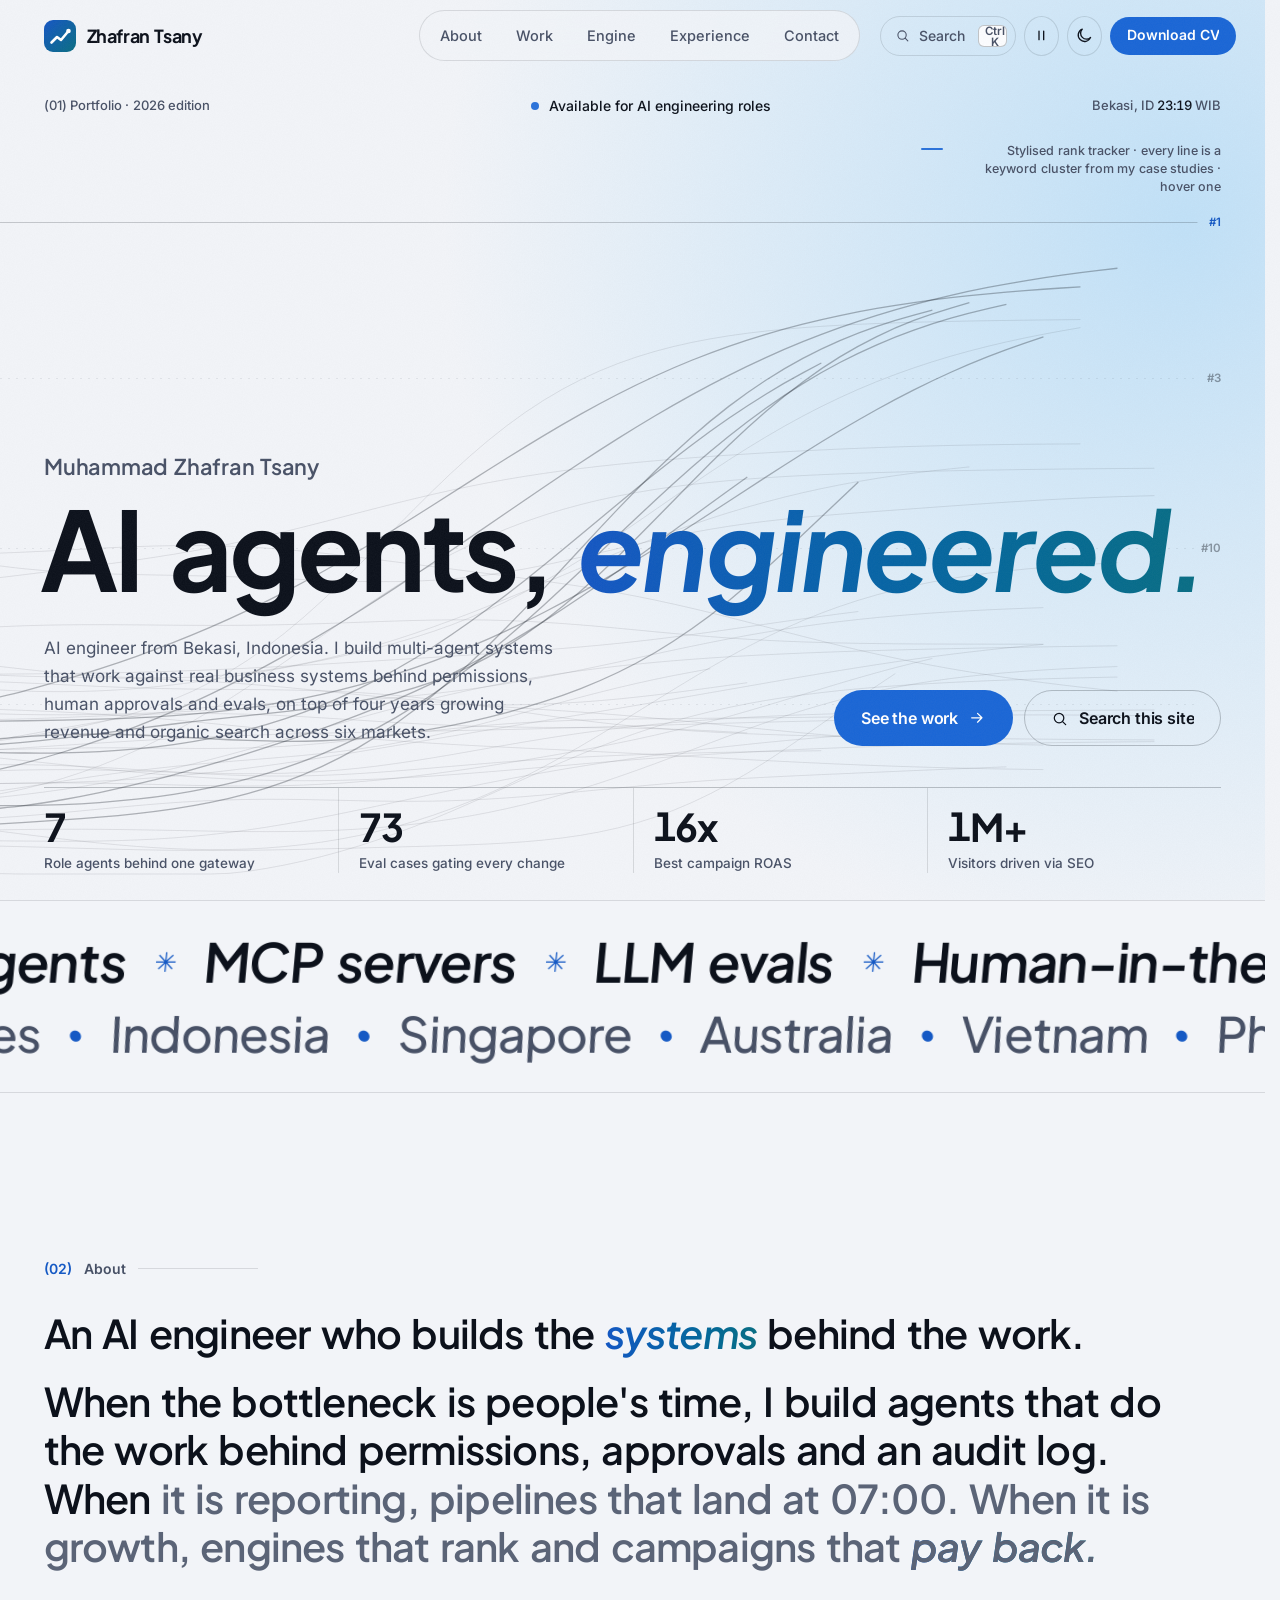
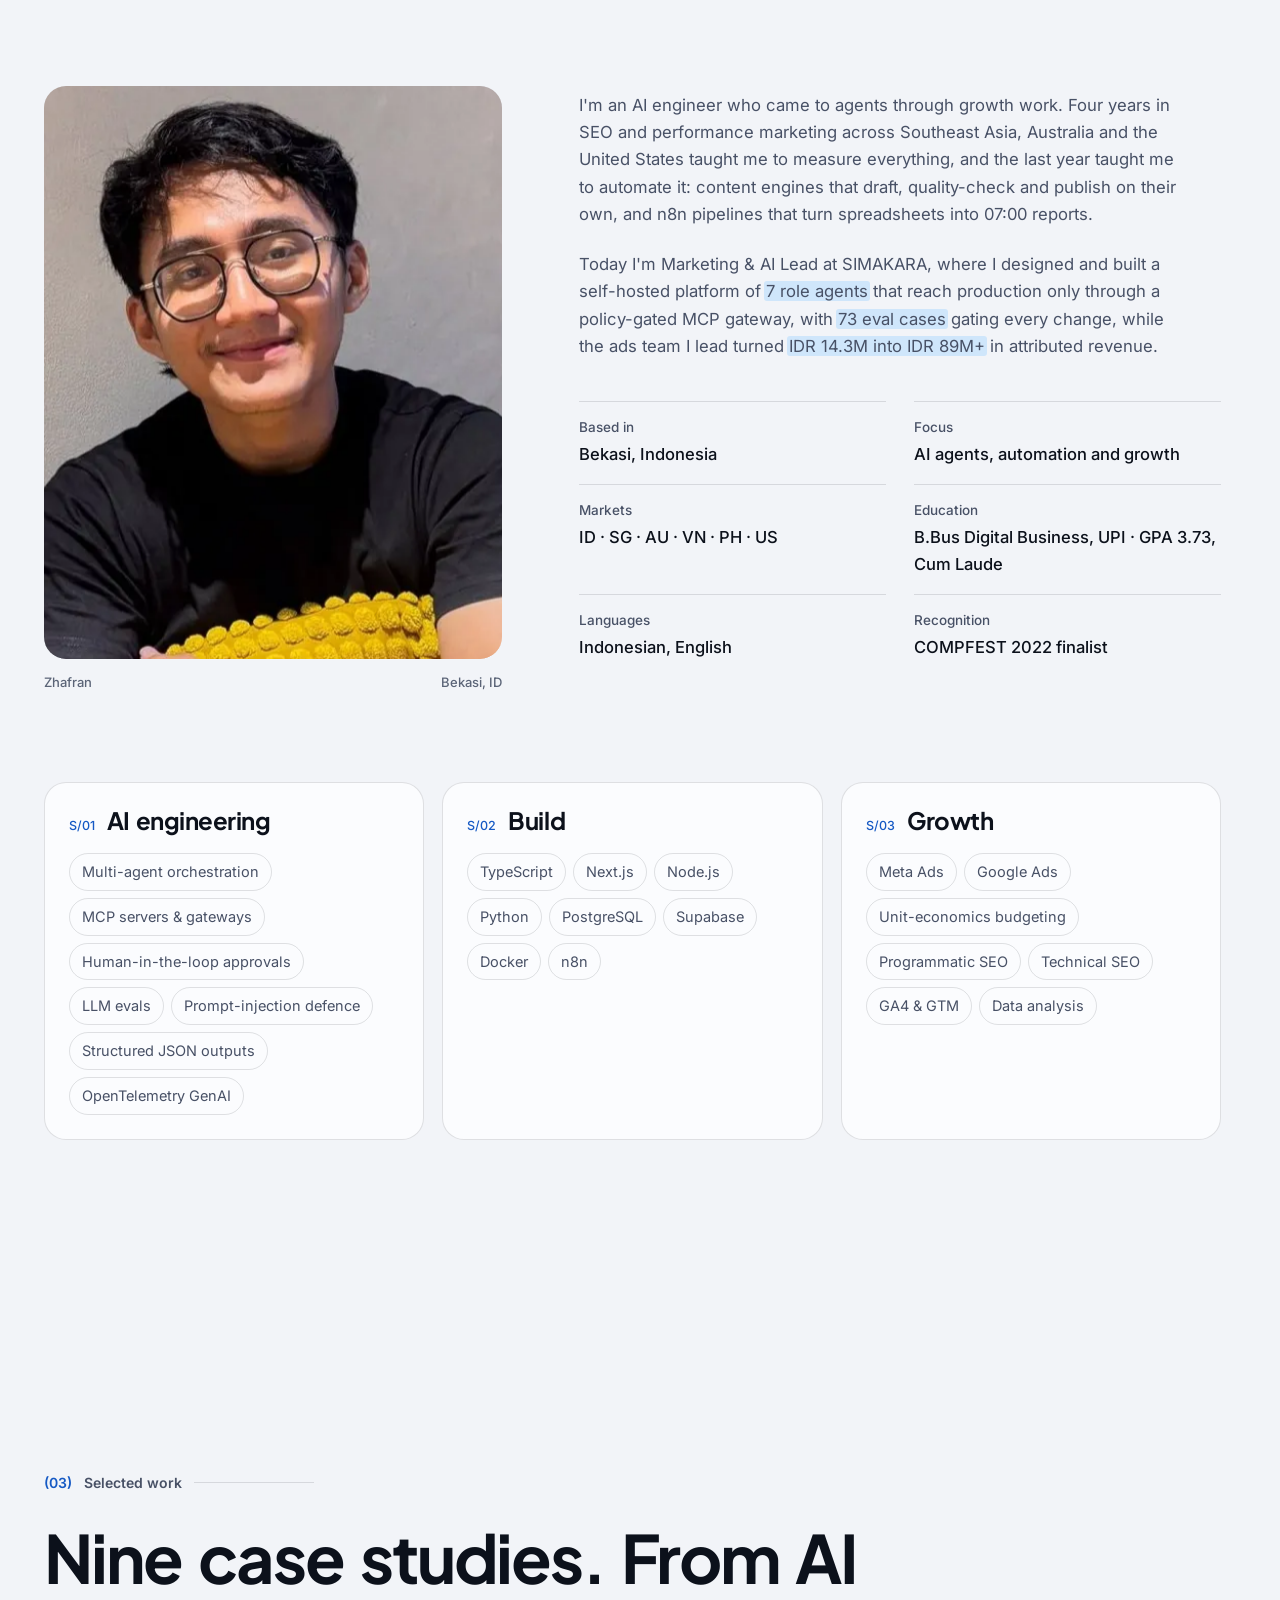
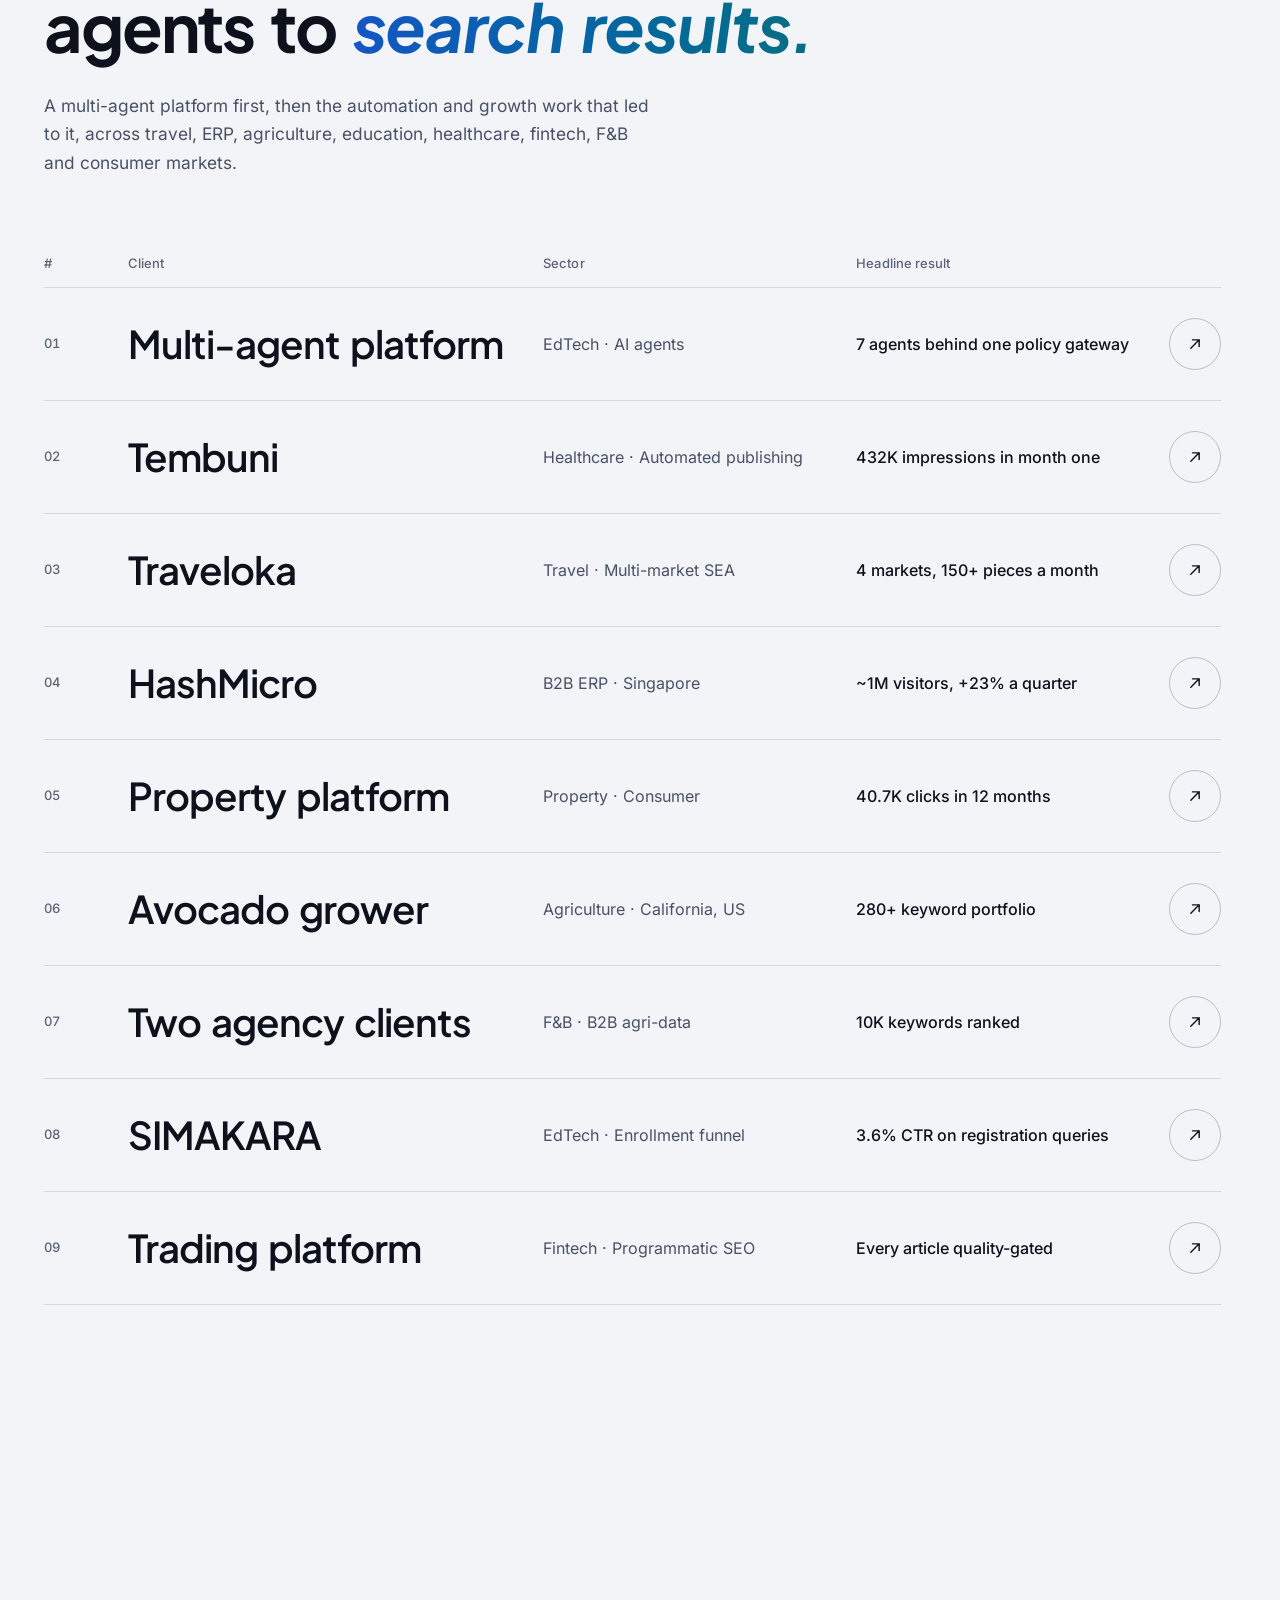
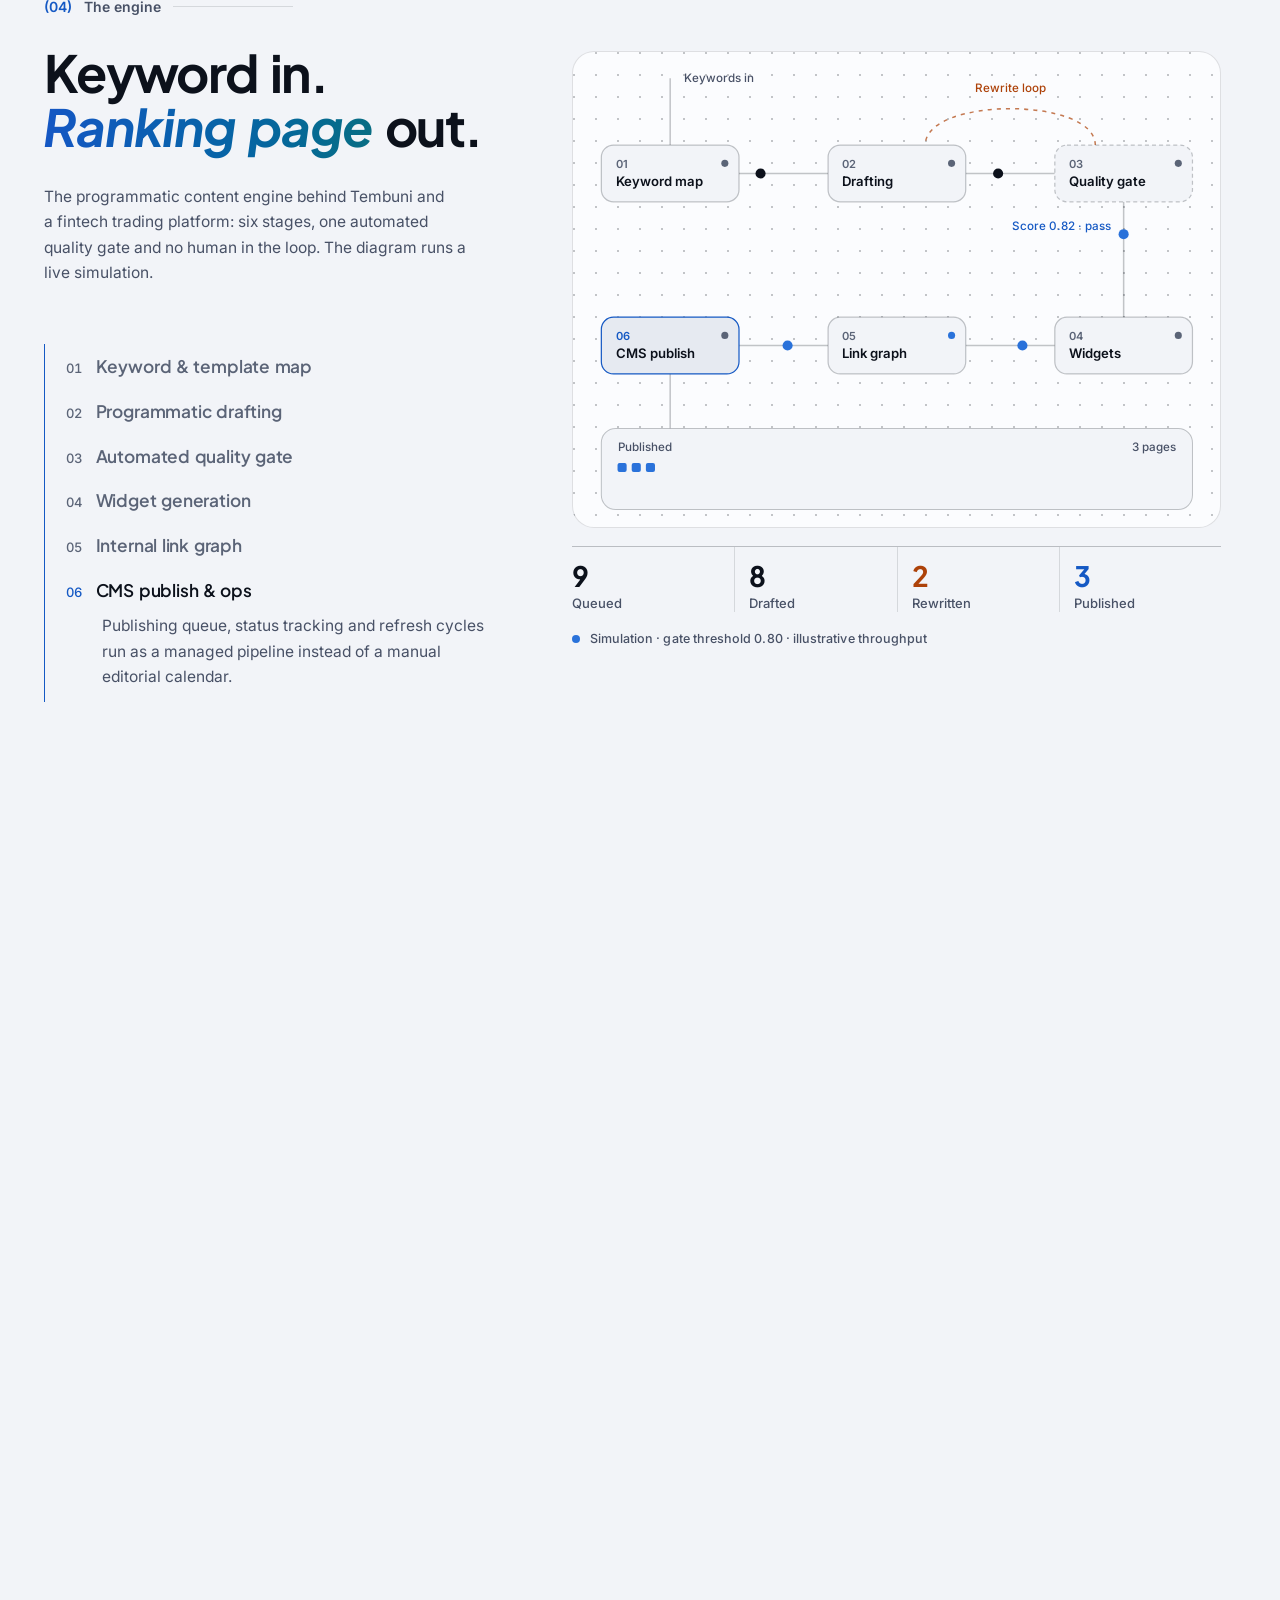
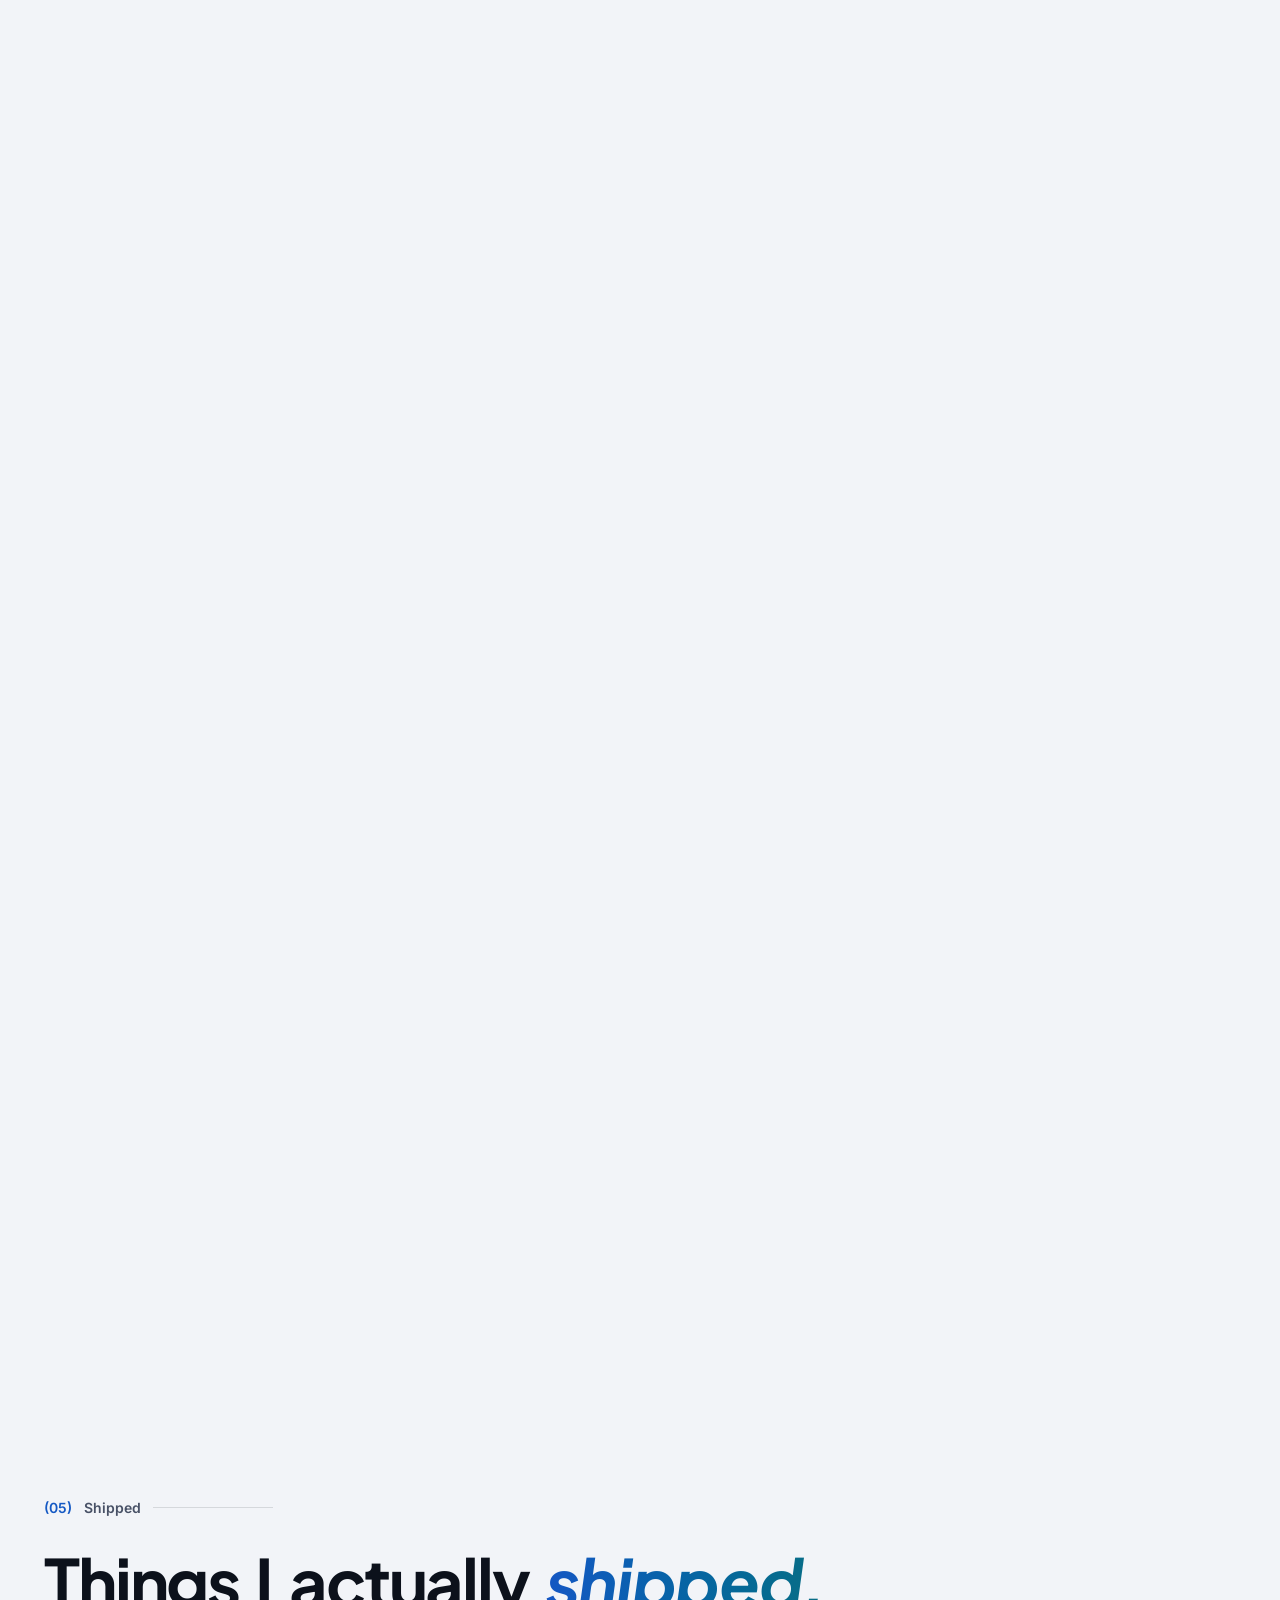
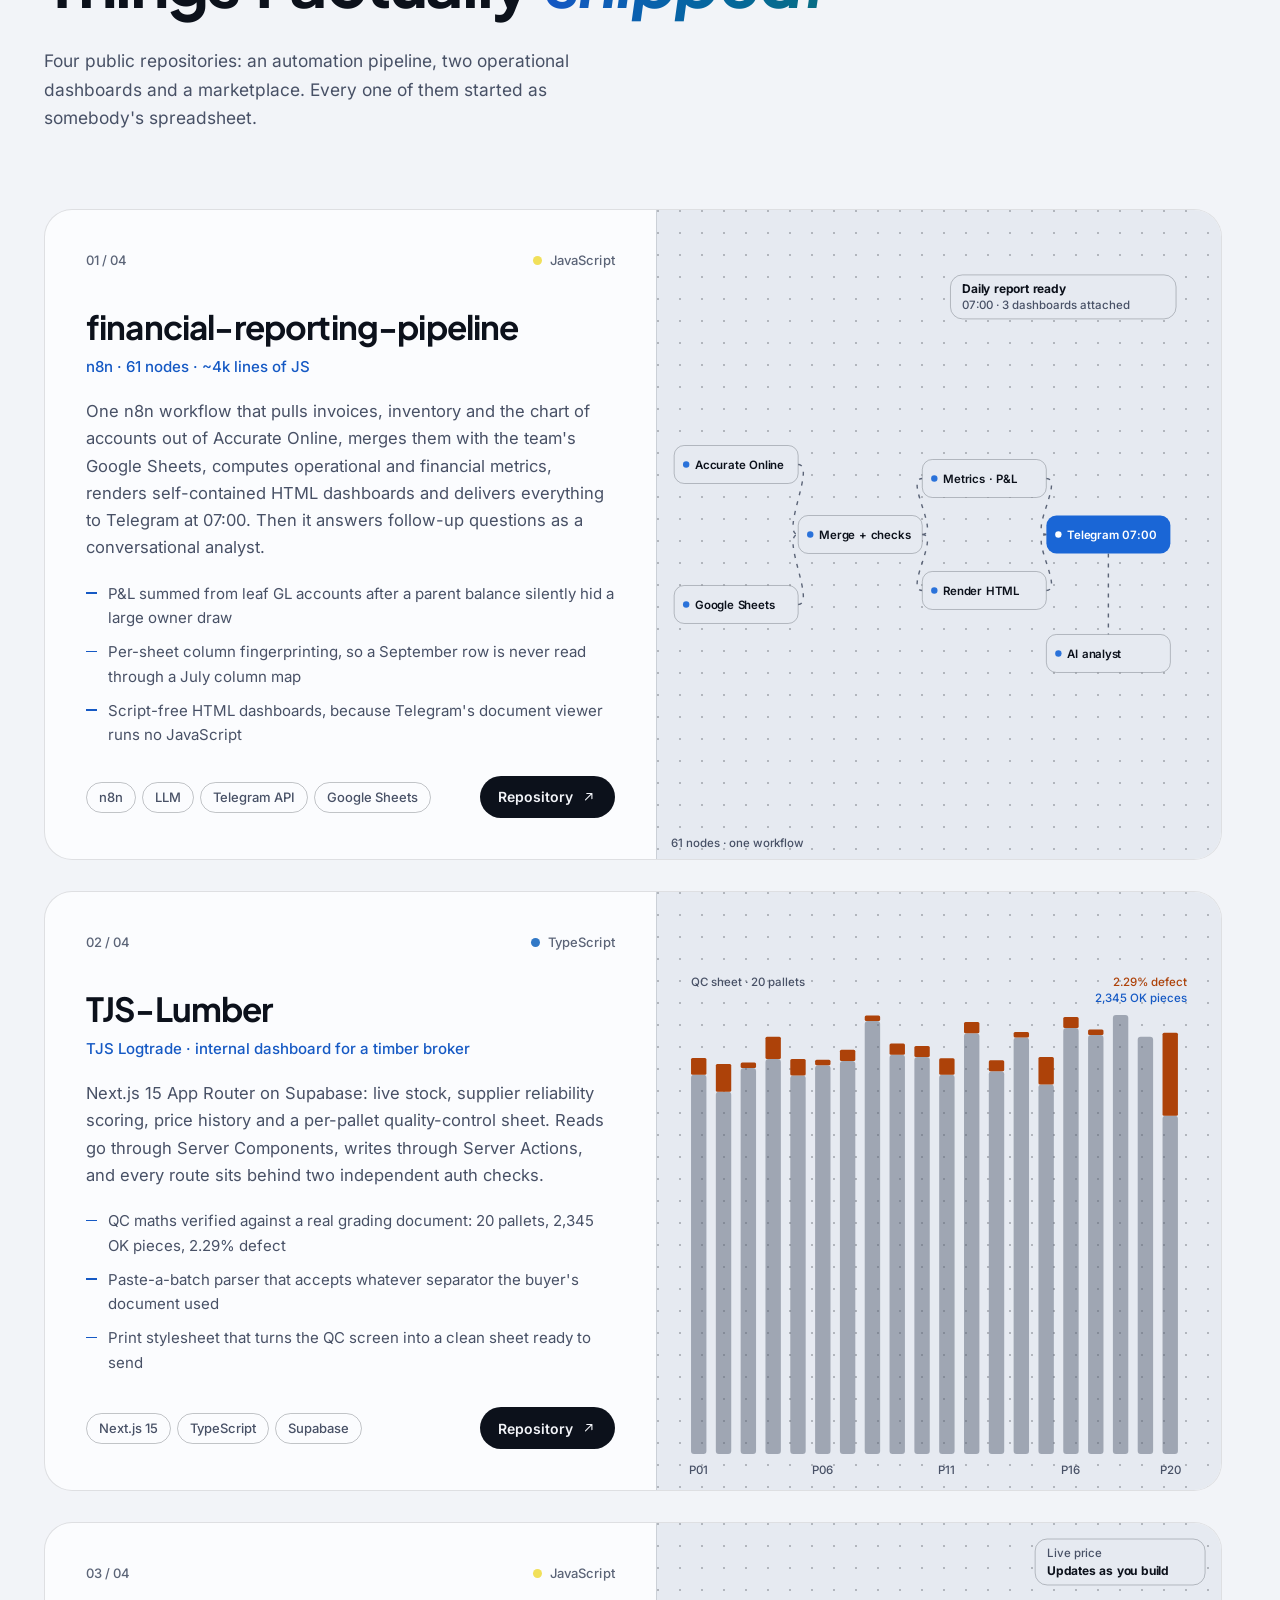
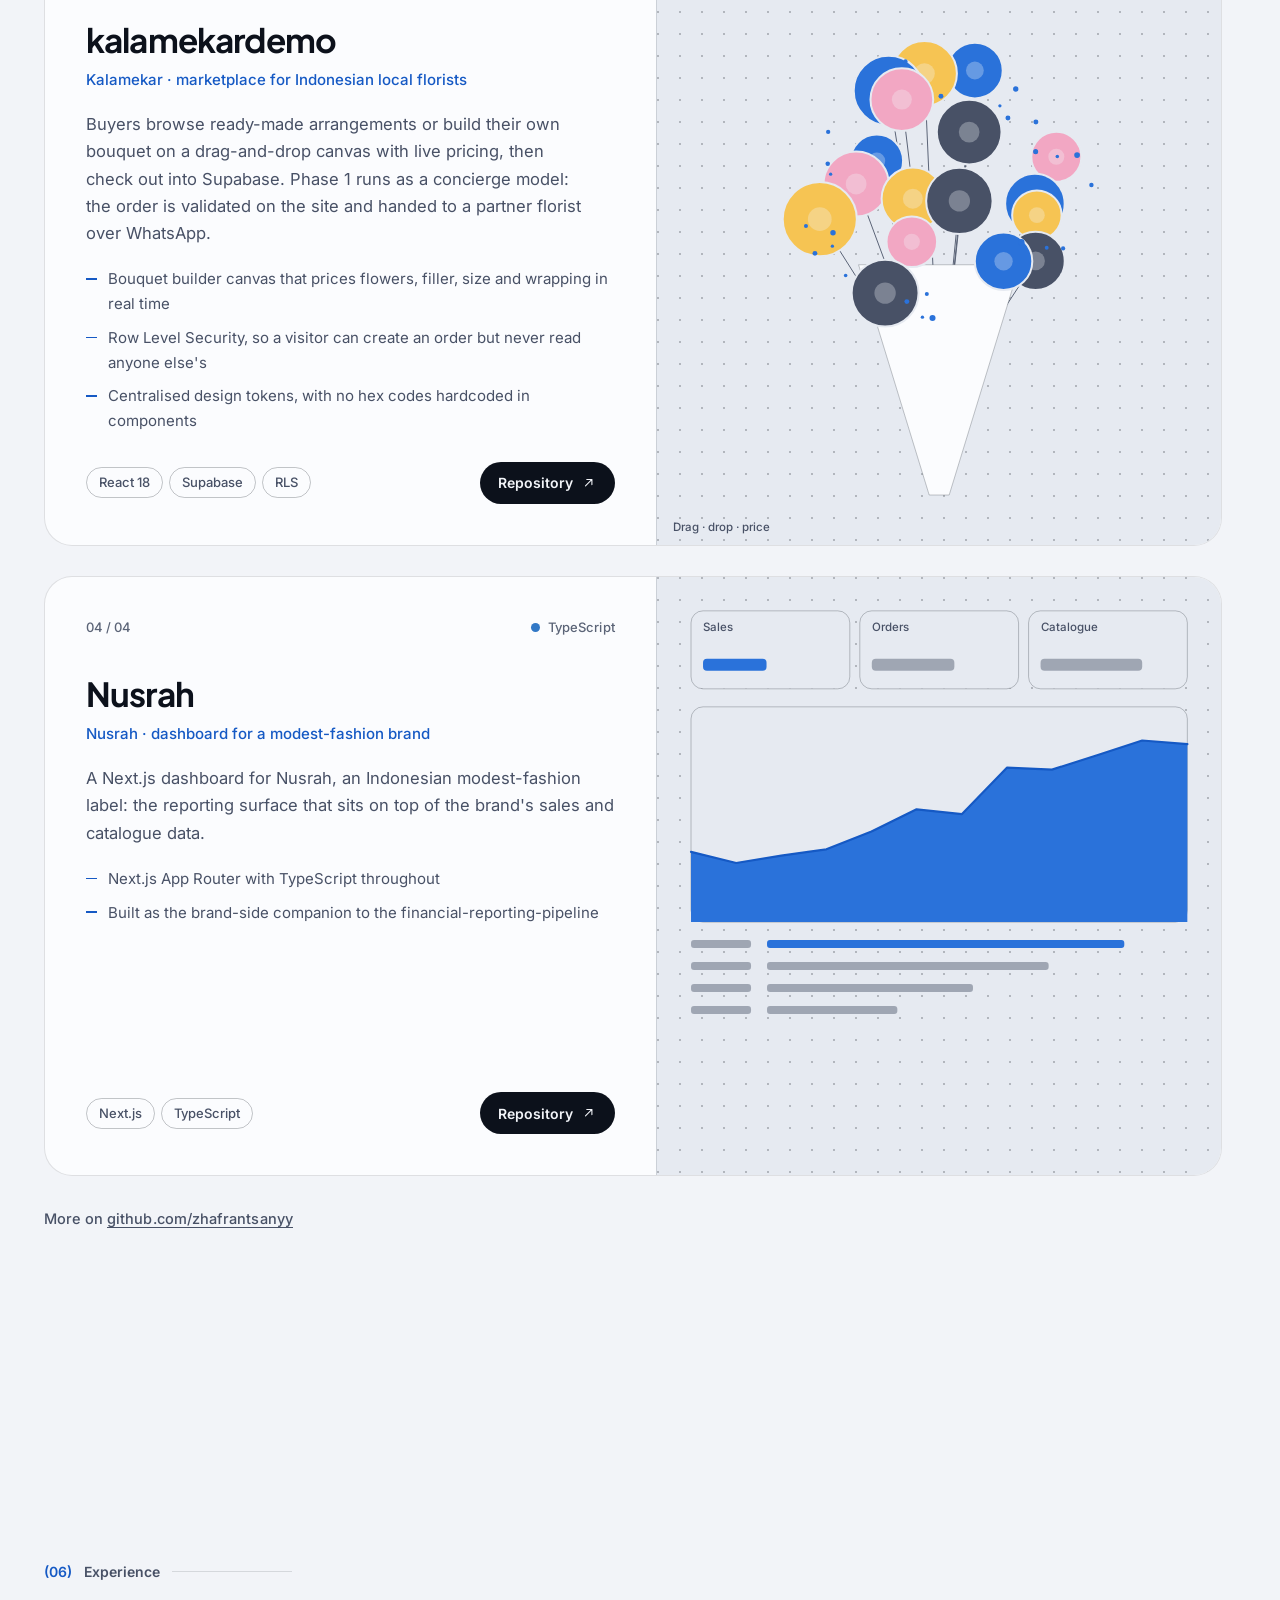
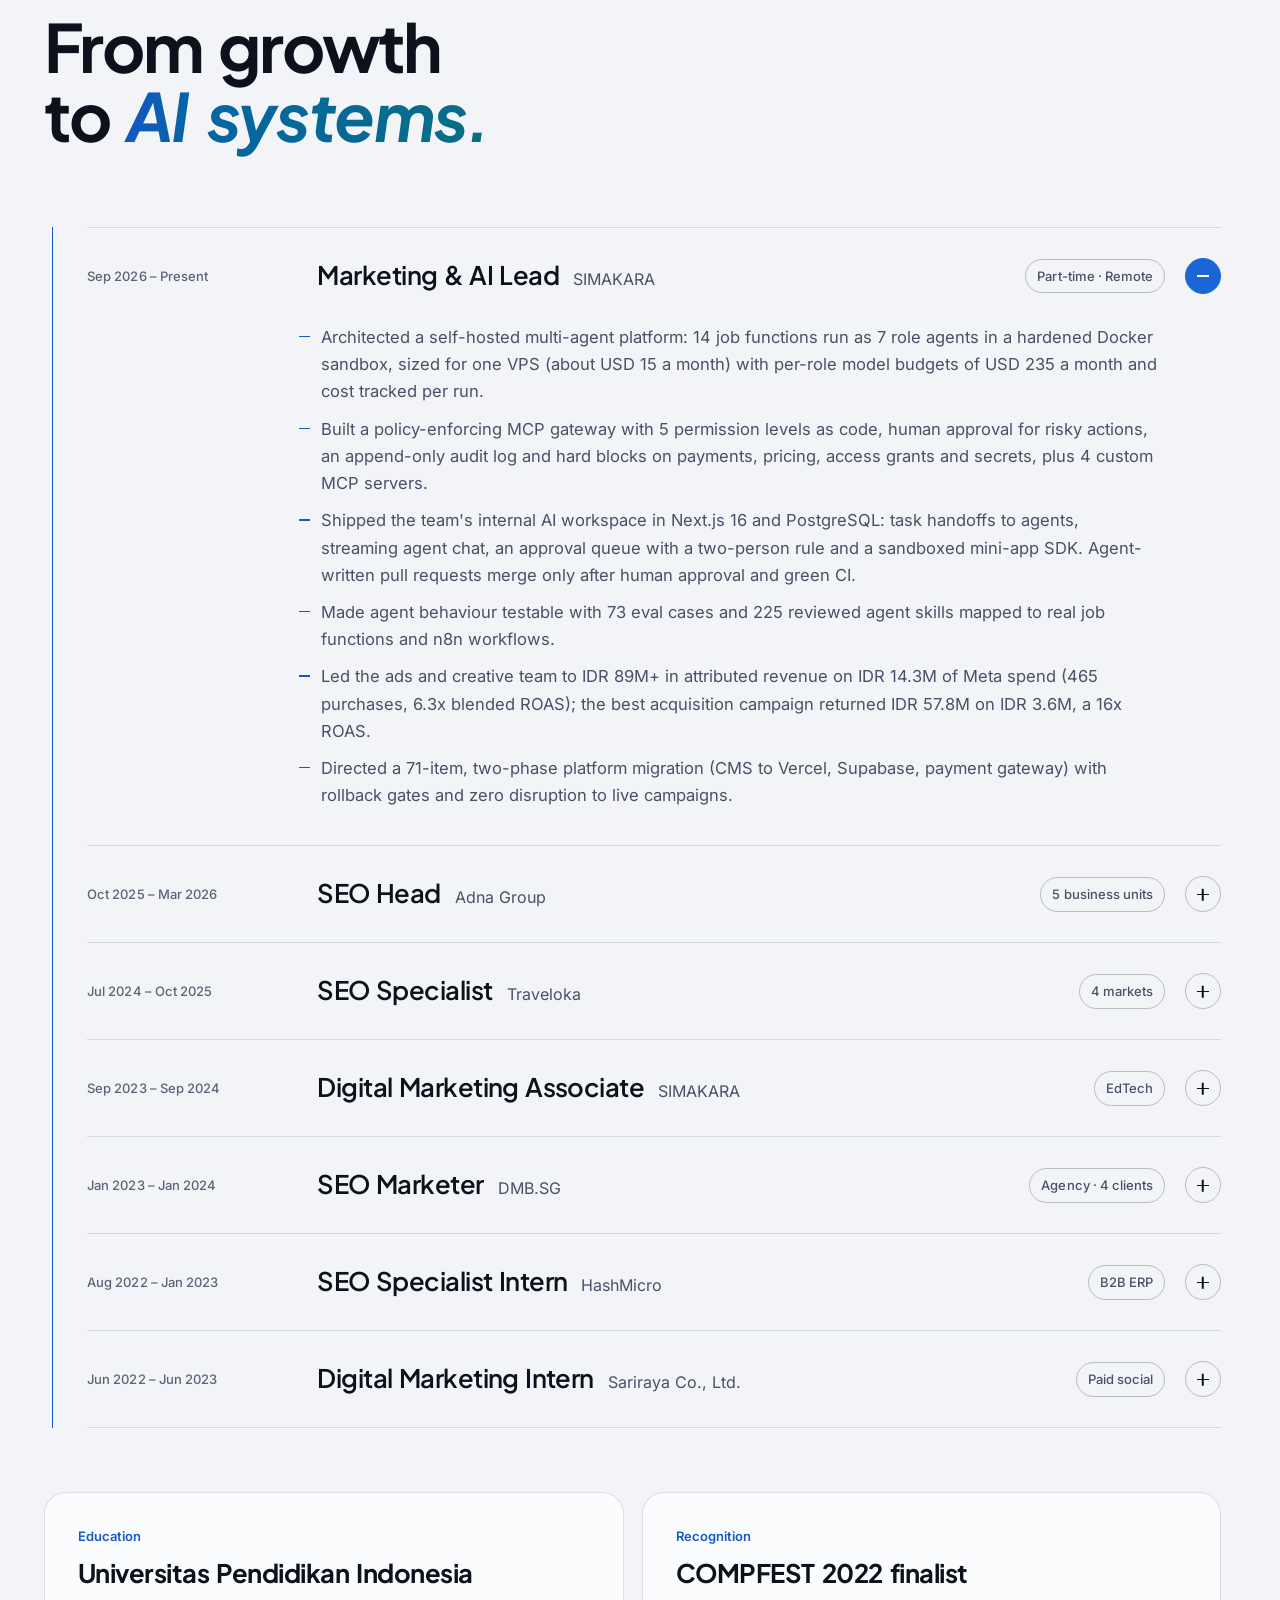
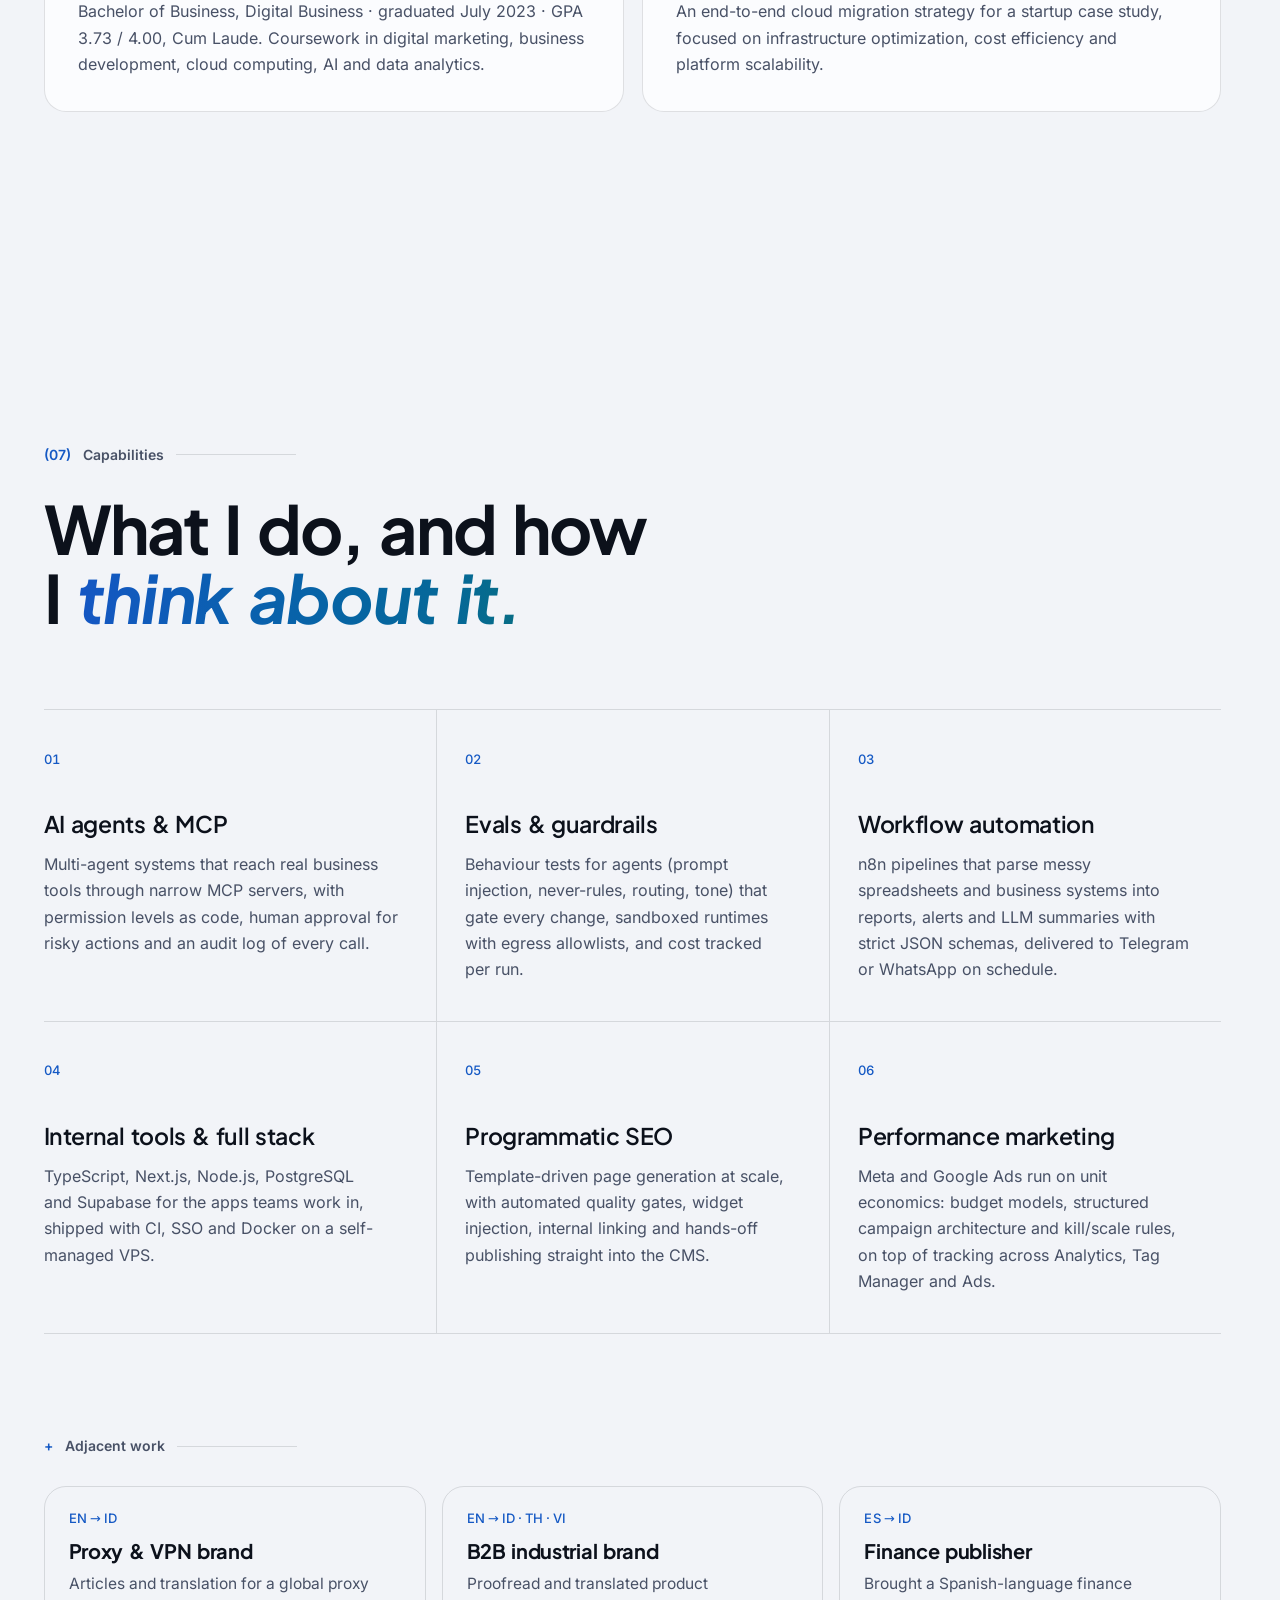
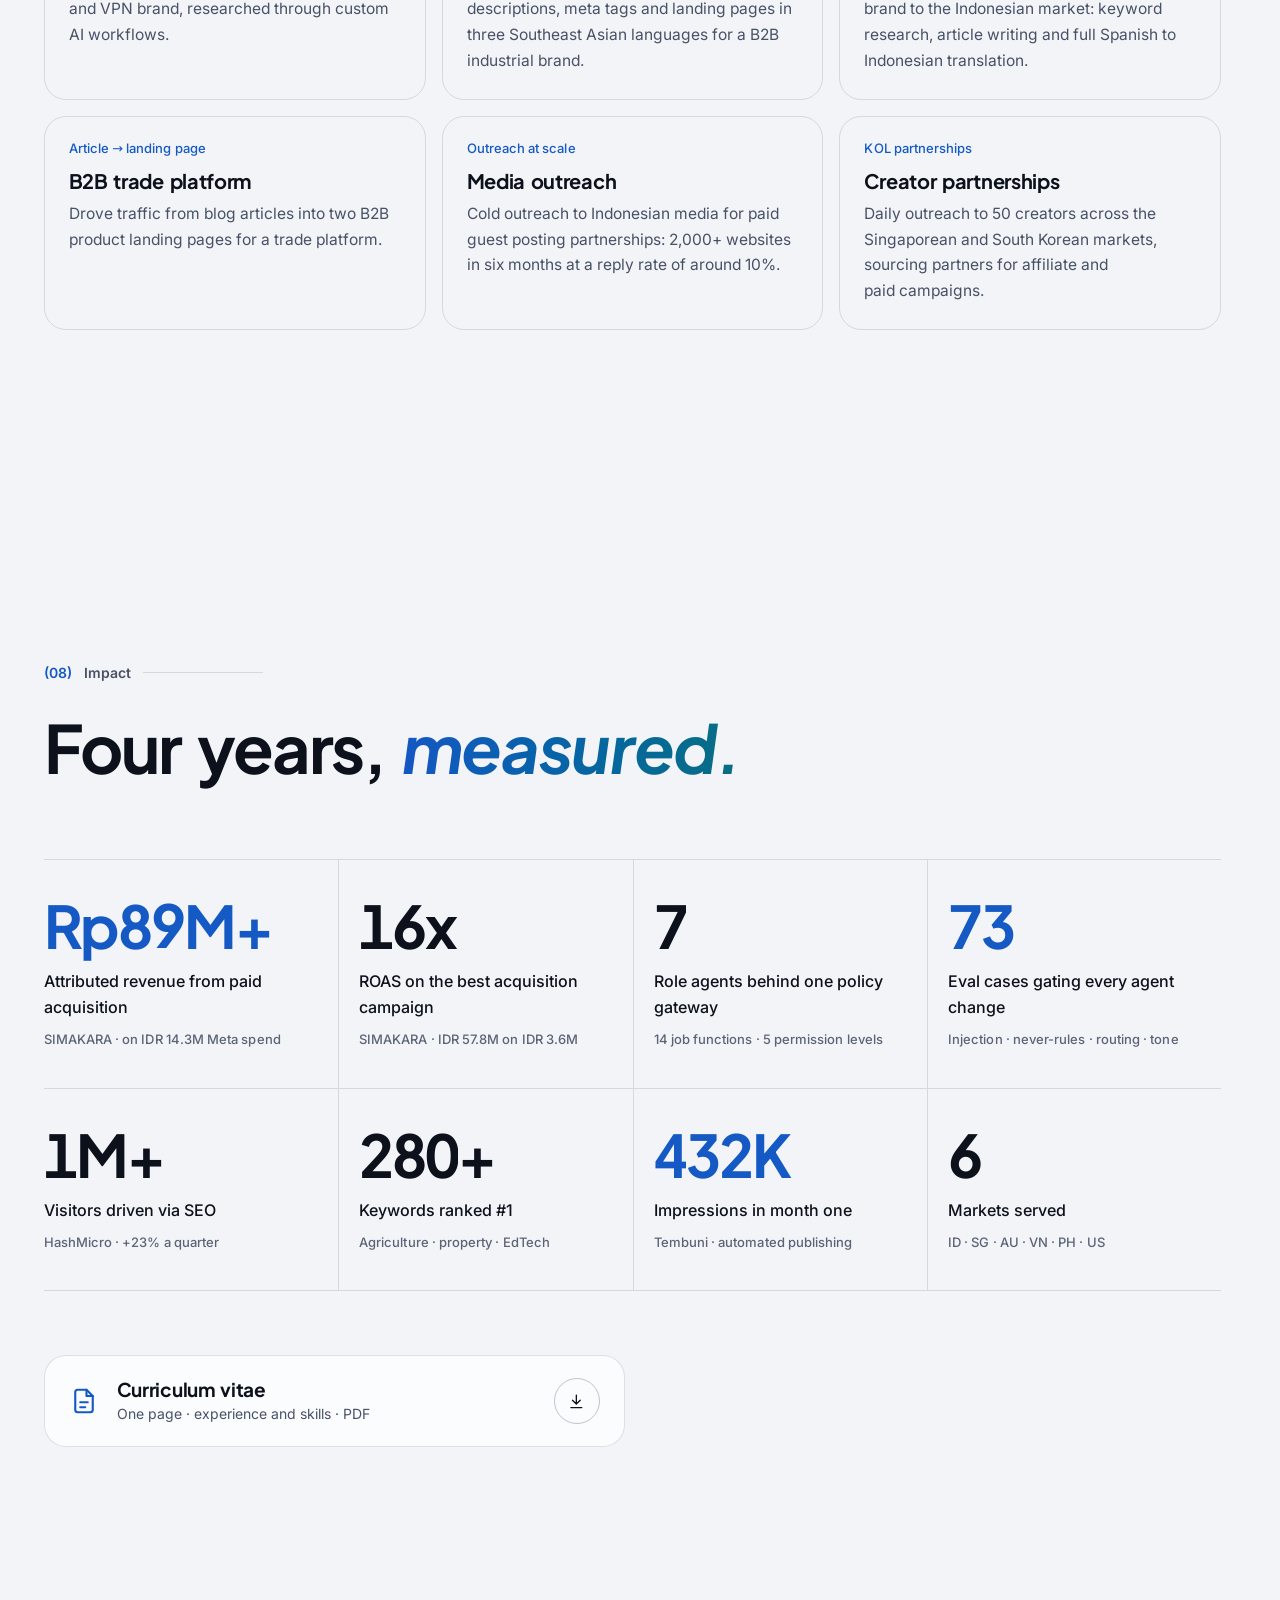
<file: index.html>
<!DOCTYPE html>
<html lang="en" class="no-js" data-theme="dark">
<head>
<meta charset="utf-8">
<meta name="viewport" content="width=device-width, initial-scale=1, viewport-fit=cover">
<title>Muhammad Zhafran Tsany · AI Engineer, Agentic Systems &amp; Automation</title>
<meta name="description" content="AI engineer from Bekasi, Indonesia. I build multi-agent systems behind policy, human approvals and evals, plus n8n pipelines and programmatic engines, on four years of growth work across Southeast Asia, Australia and the US.">
<meta name="author" content="Muhammad Zhafran Tsany">
<link rel="canonical" href="https://zhafrantsanyy.github.io/">
<meta property="og:type" content="profile">
<meta property="og:site_name" content="Muhammad Zhafran Tsany">
<meta property="og:title" content="Muhammad Zhafran Tsany · AI Engineer, Agentic Systems &amp; Automation">
<meta property="og:description" content="AI agents, engineered. A multi-agent platform behind a policy gateway, nine case studies, a live content-engine simulation and the tools I have shipped.">
<meta property="og:url" content="https://zhafrantsanyy.github.io/">
<meta property="og:image" content="https://zhafrantsanyy.github.io/assets/img/og.jpg">
<meta property="og:image:width" content="1200">
<meta property="og:image:height" content="630">
<meta property="og:image:alt" content="Muhammad Zhafran Tsany: AI agents, engineered.">
<meta property="profile:first_name" content="Muhammad Zhafran">
<meta property="profile:last_name" content="Tsany">
<meta name="twitter:card" content="summary_large_image">
<meta name="twitter:title" content="Muhammad Zhafran Tsany · AI Engineer, Agentic Systems &amp; Automation">
<meta name="twitter:description" content="AI agents, engineered. A multi-agent platform behind a policy gateway, nine case studies, a live content-engine simulation and the tools I have shipped.">
<meta name="twitter:image" content="https://zhafrantsanyy.github.io/assets/img/og.jpg">
<meta name="color-scheme" content="dark light">
<meta name="theme-color" content="#0A0C12">
<link rel="icon" href="assets/img/favicon.svg" type="image/svg+xml">
<link rel="apple-touch-icon" href="assets/img/apple-touch-icon.png">
<link rel="manifest" href="site.webmanifest">
<link rel="me" href="https://github.com/zhafrantsanyy">
<link rel="me" href="https://www.linkedin.com/in/zhafran-tsany">
<link rel="preload" href="assets/fonts/plus-jakarta-sans-latin-wght-normal.woff2" as="font" type="font/woff2" crossorigin>
<link rel="preload" href="assets/fonts/plus-jakarta-sans-latin-wght-italic.woff2" as="font" type="font/woff2" crossorigin>
<link rel="preload" href="assets/fonts/inter-latin-wght-normal.woff2" as="font" type="font/woff2" crossorigin>
<link rel="stylesheet" href="assets/css/style.css">
<script>
/* Runs before first paint: theme, motion preference and the js flag. */
(function () {
  var d = document.documentElement, t = null, m = null;
  d.classList.remove('no-js'); d.classList.add('js');
  try { t = localStorage.getItem('zt-theme'); m = localStorage.getItem('zt-motion'); } catch (e) {}
  if (t !== 'light' && t !== 'dark') t = window.matchMedia('(prefers-color-scheme: light)').matches ? 'light' : 'dark';
  d.setAttribute('data-theme', t);
  if (m === 'off') d.setAttribute('data-motion', 'off');
  if (m === 'off' || window.matchMedia('(prefers-reduced-motion: reduce)').matches) d.classList.add('rm');
  document.querySelector('meta[name="theme-color"]').setAttribute('content', t === 'light' ? '#F2F4F8' : '#0A0C12');
  /* If the main script never runs, show everything rather than a half-animated page. */
  setTimeout(function () { if (!window.__zt) d.classList.remove('js'); }, 4000);
})();
</script>
<script type="application/ld+json">
{
  "@context": "https://schema.org",
  "@graph": [
    {
      "@type": "ProfilePage",
      "@id": "https://zhafrantsanyy.github.io/#page",
      "url": "https://zhafrantsanyy.github.io/",
      "name": "Muhammad Zhafran Tsany · AI Engineer, Agentic Systems & Automation",
      "dateModified": "2026-11-24",
      "inLanguage": "en",
      "mainEntity": { "@id": "https://zhafrantsanyy.github.io/#person" }
    },
    {
      "@type": "Person",
      "@id": "https://zhafrantsanyy.github.io/#person",
      "name": "Muhammad Zhafran Tsany",
      "alternateName": "Zhafran",
      "jobTitle": "AI Engineer",
      "description": "AI engineer who builds agentic systems and workflow automation, with four years of growth work across Southeast Asia, Australia and the United States.",
      "email": "mailto:zhafrantsanyy@gmail.com",
      "url": "https://zhafrantsanyy.github.io/",
      "image": "https://zhafrantsanyy.github.io/assets/img/zhafran-square.jpg",
      "address": { "@type": "PostalAddress", "addressLocality": "Bekasi", "addressCountry": "ID" },
      "alumniOf": { "@type": "CollegeOrUniversity", "name": "Universitas Pendidikan Indonesia" },
      "knowsLanguage": ["id", "en"],
      "knowsAbout": ["AI Agents", "Multi-Agent Systems", "Model Context Protocol", "LLM Evaluation", "Workflow Automation", "n8n", "TypeScript", "Next.js", "Supabase", "Programmatic SEO", "Performance Marketing"],
      "sameAs": ["https://github.com/zhafrantsanyy", "https://www.linkedin.com/in/zhafran-tsany"]
    }
  ]
}
</script>
</head>
<body>

<svg class="sprite" aria-hidden="true" focusable="false">
  <defs><linearGradient id="g-acc" x1="0" y1="0" x2="1" y2="1"><stop offset="0" class="g-acc-1"/><stop offset="1" class="g-acc-2"/></linearGradient></defs>
  <symbol id="i-arrow" viewBox="0 0 24 24"><path d="M5 12h14M13 6l6 6-6 6"/></symbol>
  <symbol id="i-out" viewBox="0 0 24 24"><path d="M7 17 17 7M9 7h8v8"/></symbol>
  <symbol id="i-left" viewBox="0 0 24 24"><path d="M19 12H5M11 6l-6 6 6 6"/></symbol>
  <symbol id="i-up" viewBox="0 0 24 24"><path d="M12 19V5M6 11l6-6 6 6"/></symbol>
  <symbol id="i-down" viewBox="0 0 24 24"><path d="M12 4v11M7 10.5l5 5 5-5M5 20h14"/></symbol>
  <symbol id="i-search" viewBox="0 0 24 24"><circle cx="11" cy="11" r="6.5"/><path d="m20 20-4.2-4.2"/></symbol>
  <symbol id="i-sun" viewBox="0 0 24 24"><circle cx="12" cy="12" r="4.2"/><path d="M12 2.5v2M12 19.5v2M4.6 4.6 6 6M18 18l1.4 1.4M2.5 12h2M19.5 12h2M4.6 19.4 6 18M18 6l1.4-1.4"/></symbol>
  <symbol id="i-moon" viewBox="0 0 24 24"><path d="M20 14.6A8.2 8.2 0 1 1 9.4 4a6.6 6.6 0 0 0 10.6 10.6Z"/></symbol>
  <symbol id="i-pause" viewBox="0 0 24 24"><path d="M9 6.5v11M15 6.5v11"/></symbol>
  <symbol id="i-play" viewBox="0 0 24 24"><path d="M8.5 6.2v11.6L18 12z"/></symbol>
  <symbol id="i-close" viewBox="0 0 24 24"><path d="M6.5 6.5l11 11M17.5 6.5l-11 11"/></symbol>
  <symbol id="i-copy" viewBox="0 0 24 24"><rect x="8.5" y="8.5" width="11" height="11" rx="2.2"/><path d="M15.5 8.5V6.7a2.2 2.2 0 0 0-2.2-2.2H6.7a2.2 2.2 0 0 0-2.2 2.2v6.6a2.2 2.2 0 0 0 2.2 2.2h1.8"/></symbol>
  <symbol id="i-mail" viewBox="0 0 24 24"><rect x="3" y="5" width="18" height="14" rx="2.5"/><path d="m3.5 7.5 8.5 6 8.5-6"/></symbol>
  <symbol id="i-wa" viewBox="0 0 24 24"><path d="M6.6 10.8a15 15 0 0 0 6.6 6.6l2.2-2.2 4.6 1.2V20a1 1 0 0 1-1 1A17 17 0 0 1 3 4a1 1 0 0 1 1-1h3.6l1.2 4.6-2.2 2.2Z"/></symbol>
  <symbol id="i-in" viewBox="0 0 24 24"><rect x="3" y="3" width="18" height="18" rx="3.5"/><path d="M8 10.5V17M8 7.2v.01M12 17v-3.8a2.2 2.2 0 0 1 4.4 0V17M12 10.5V17"/></symbol>
  <symbol id="i-gh" viewBox="0 0 24 24"><path d="M9 19c-4 1.4-4-2.2-6-2.8m12 5v-3.4a3 3 0 0 0-.9-2.3c2.9-.3 6-1.4 6-6.4a4.7 4.7 0 0 0-1.3-3.2 4.3 4.3 0 0 0-.1-3.3s-1.1-.3-3.5 1.3a12 12 0 0 0-6.4 0C6.4 2.3 5.3 2.6 5.3 2.6a4.3 4.3 0 0 0-.1 3.3A4.7 4.7 0 0 0 3.9 9.1c0 5 3.1 6.1 6 6.4a3 3 0 0 0-.9 2.3V21"/></symbol>
  <symbol id="i-file" viewBox="0 0 24 24"><path d="M14 3H7a2 2 0 0 0-2 2v14a2 2 0 0 0 2 2h10a2 2 0 0 0 2-2V8z"/><path d="M14 3v5h5M9 13h6M9 17h4"/></symbol>
</svg>

<a class="skip" href="#main">Skip to content</a>
<div class="progress" aria-hidden="true"><span id="progress"></span></div>

<!-- ============================ HEADER ============================ -->
<header class="hdr" id="hdr">
  <div class="hdr-in">
    <a class="logo" href="#top" aria-label="Zhafran Tsany, back to top">
      <svg class="logo-mark" viewBox="0 0 32 32" aria-hidden="true"><rect width="32" height="32" rx="9"/><path d="M7.5 22.5 13 17l4 3 7.5-9"/><circle cx="24.5" cy="11" r="2.3"/></svg>
      <span class="logo-word">Zhafran Tsany</span>
    </a>

    <nav class="nav" aria-label="Primary">
      <ul>
        <li><a href="#about" data-nav>About</a></li>
        <li><a href="#work" data-nav>Work</a></li>
        <li><a href="#engine" data-nav>Engine</a></li>
        <li><a href="#experience" data-nav>Experience</a></li>
        <li><a href="#contact" data-nav>Contact</a></li>
      </ul>
    </nav>

    <div class="hdr-tools">
      <button class="search-btn" type="button" data-palette aria-label="Search this site" aria-keyshortcuts="Control+K Meta+K">
        <svg class="i"><use href="#i-search"/></svg><span class="search-txt">Search</span><kbd class="kbd" data-kbd>Ctrl K</kbd>
      </button>
      <button class="tool" type="button" data-motion-toggle aria-pressed="false" aria-label="Pause animations" title="Pause animations">
        <svg class="i i-pause"><use href="#i-pause"/></svg><svg class="i i-play"><use href="#i-play"/></svg>
      </button>
      <button class="tool" type="button" data-theme-toggle aria-label="Switch colour theme" title="Switch colour theme">
        <svg class="i i-sun"><use href="#i-sun"/></svg><svg class="i i-moon"><use href="#i-moon"/></svg>
      </button>
      <a class="btn btn-sm btn-solid hdr-cv" href="assets/docs/Muhammad-Zhafran-Tsany-CV.pdf" download><span class="roll" data-roll>Download CV</span></a>
      <button class="menu-btn" type="button" id="menuBtn" aria-expanded="false" aria-controls="menu" aria-label="Open menu"><span></span><span></span></button>
    </div>
  </div>
</header>

<!-- Mobile menu -->
<div class="menu" id="menu" hidden>
  <nav class="menu-nav" aria-label="Mobile">
    <ol>
      <li><a href="#about"><span>02</span>About</a></li>
      <li><a href="#work"><span>03</span>Work</a></li>
      <li><a href="#engine"><span>04</span>Engine</a></li>
      <li><a href="#shipped"><span>05</span>Shipped</a></li>
      <li><a href="#experience"><span>06</span>Experience</a></li>
      <li><a href="#contact"><span>09</span>Contact</a></li>
    </ol>
  </nav>
  <div class="menu-foot">
    <div class="menu-tools">
      <button class="tool" type="button" data-palette><svg class="i"><use href="#i-search"/></svg><span>Search</span></button>
      <button class="tool" type="button" data-theme-toggle><svg class="i i-sun"><use href="#i-sun"/></svg><svg class="i i-moon"><use href="#i-moon"/></svg><span>Theme</span></button>
      <button class="tool" type="button" data-motion-toggle aria-pressed="false"><svg class="i i-pause"><use href="#i-pause"/></svg><svg class="i i-play"><use href="#i-play"/></svg><span>Motion</span></button>
    </div>
    <a class="btn btn-solid" href="assets/docs/Muhammad-Zhafran-Tsany-CV.pdf" download>Download CV <svg class="i"><use href="#i-down"/></svg></a>
    <p class="meta">zhafrantsanyy@gmail.com</p>
  </div>
</div>

<main id="main">

<!-- ============================ HERO ============================ -->
<section class="hero" id="top" aria-labelledby="heroTitle">
  <canvas class="hero-canvas" id="rankCanvas" aria-hidden="true"></canvas>
  <div class="rank-tip" id="rankTip" aria-hidden="true"></div>

  <div class="wrap hero-in">
    <div class="hero-meta" data-intro="1">
      <span class="meta">(01) Portfolio · 2026 edition</span>
      <span class="status"><i class="pulse"></i>Available for AI engineering roles</span>
      <span class="meta hero-clock">Bekasi, ID <time data-clock>07:00</time> WIB</span>
    </div>

    <h1 class="hero-title" id="heroTitle">
      <span class="hero-name" data-split>Muhammad Zhafran Tsany</span><span class="sr">: </span>
      <span class="hero-tag" data-split>AI agents, <em>engineered.</em></span>
    </h1>

    <div class="hero-row">
      <p class="hero-lead" data-intro="2">AI engineer from Bekasi, Indonesia. I build multi-agent systems that work against real business systems behind permissions, human approvals and evals, on top of four years growing revenue and organic search across six markets.</p>
      <div class="hero-cta" data-intro="3">
        <a class="btn btn-solid btn-lg" href="#work" data-magnetic><span class="roll" data-roll>See the work</span><svg class="i"><use href="#i-arrow"/></svg></a>
        <button class="btn btn-line btn-lg" type="button" data-palette><svg class="i"><use href="#i-search"/></svg><span class="roll" data-roll>Search this site</span></button>
      </div>
    </div>

    <dl class="hero-stats" data-intro="4">
      <div><dt>Role agents behind one gateway</dt><dd><span class="odo" data-odo>7</span></dd></div>
      <div><dt>Eval cases gating every change</dt><dd><span class="odo" data-odo>73</span></dd></div>
      <div><dt>Best campaign ROAS</dt><dd><span class="odo" data-odo>16x</span></dd></div>
      <div><dt>Visitors driven via SEO</dt><dd><span class="odo" data-odo>1M+</span></dd></div>
    </dl>
  </div>
  <p class="hero-legend meta" aria-hidden="true"><span class="legend-line"></span>Stylised rank tracker · every line is a keyword cluster from my case studies · hover one</p>
</section>

<!-- ============================ MARQUEE ============================ -->
<div class="marquee" aria-hidden="true">
  <div class="mq" data-marquee="1">
    <div class="mq-track">
      <span>AI agents</span><i>✳</i><span>MCP servers</span><i>✳</i><span>LLM evals</span><i>✳</i><span>Human-in-the-loop</span><i>✳</i><span>n8n automation</span><i>✳</i><span>TypeScript</span><i>✳</i><span>Next.js</span><i>✳</i><span>Supabase</span><i>✳</i><span>Docker</span><i>✳</i><span>Programmatic SEO</span><i>✳</i>
    </div>
  </div>
  <div class="mq mq-alt" data-marquee="-1">
    <div class="mq-track">
      <span>Indonesia</span><i>●</i><span>Singapore</span><i>●</i><span>Australia</span><i>●</i><span>Vietnam</span><i>●</i><span>Philippines</span><i>●</i><span>United States</span><i>●</i><span>Seven verticals</span><i>●</i><span>Five languages</span><i>●</i>
    </div>
  </div>
</div>

<!-- ============================ ABOUT ============================ -->
<section class="sec about" id="about" aria-labelledby="aboutTitle">
  <div class="wrap">
    <p class="sec-label" data-reveal><span>(02)</span>About</p>
    <div class="statement" data-lit>
      <h2 id="aboutTitle">An AI engineer who builds the <em>systems</em> behind the work.</h2>
      <p>When the bottleneck is people's time, I build agents that do the work behind permissions, approvals and an audit log. When it is reporting, pipelines that land at 07:00. When it is growth, engines that rank and campaigns that <em>pay back.</em></p>
    </div>

    <div class="about-grid">
      <figure class="portrait" data-reveal="clip">
        <div class="portrait-frame">
          <picture>
            <source srcset="assets/img/zhafran-portrait.webp" type="image/webp">
            <img src="assets/img/zhafran-portrait.jpg" alt="Portrait of Muhammad Zhafran Tsany, smiling, in a black t-shirt" width="528" height="660" decoding="async" fetchpriority="low" data-parallax>
          </picture>
        </div>
        <figcaption class="meta"><span>Zhafran</span><span>Bekasi, ID</span></figcaption>
      </figure>

      <div class="about-copy">
        <p data-reveal>I'm an AI engineer who came to agents through growth work. Four years in SEO and performance marketing across Southeast Asia, Australia and the United States taught me to measure everything, and the last year taught me to automate it: content engines that draft, quality-check and publish on their own, and n8n pipelines that turn spreadsheets into 07:00 reports.</p>
        <p data-reveal>Today I'm Marketing &amp; AI Lead at SIMAKARA, where I designed and built a self-hosted platform of <mark class="hl">7 role agents</mark> that reach production only through a policy-gated MCP gateway, with <mark class="hl">73 eval cases</mark> gating every change, while the ads team I lead turned <mark class="hl">IDR 14.3M into IDR 89M+</mark> in attributed revenue.</p>
        <dl class="facts" data-stagger>
          <div><dt>Based in</dt><dd>Bekasi, Indonesia</dd></div>
          <div><dt>Focus</dt><dd>AI agents, automation and growth</dd></div>
          <div><dt>Markets</dt><dd>ID · SG · AU · VN · PH · US</dd></div>
          <div><dt>Education</dt><dd>B.Bus Digital Business, UPI · GPA 3.73, Cum Laude</dd></div>
          <div><dt>Languages</dt><dd>Indonesian, English</dd></div>
          <div><dt>Recognition</dt><dd>COMPFEST 2022 finalist</dd></div>
        </dl>
      </div>
    </div>

    <div class="skills" data-stagger>
      <div class="skill">
        <h3><span class="meta">S/01</span>AI engineering</h3>
        <ul><li>Multi-agent orchestration</li><li>MCP servers &amp; gateways</li><li>Human-in-the-loop approvals</li><li>LLM evals</li><li>Prompt-injection defence</li><li>Structured JSON outputs</li><li>OpenTelemetry GenAI</li></ul>
      </div>
      <div class="skill">
        <h3><span class="meta">S/02</span>Build</h3>
        <ul><li>TypeScript</li><li>Next.js</li><li>Node.js</li><li>Python</li><li>PostgreSQL</li><li>Supabase</li><li>Docker</li><li>n8n</li></ul>
      </div>
      <div class="skill">
        <h3><span class="meta">S/03</span>Growth</h3>
        <ul><li>Meta Ads</li><li>Google Ads</li><li>Unit-economics budgeting</li><li>Programmatic SEO</li><li>Technical SEO</li><li>GA4 &amp; GTM</li><li>Data analysis</li></ul>
      </div>
    </div>
  </div>
</section>

<!-- ============================ WORK ============================ -->
<section class="sec work" id="work" aria-labelledby="workTitle">
  <div class="wrap">
    <div class="sec-head">
      <p class="sec-label" data-reveal><span>(03)</span>Selected work</p>
      <h2 class="sec-title" id="workTitle" data-split>Nine case studies. From AI agents to <em>search results.</em></h2>
      <p class="sec-lead" data-reveal>A multi-agent platform first, then the automation and growth work that led to it, across travel, ERP, agriculture, education, healthcare, fintech, F&amp;B and consumer markets.</p>
    </div>

    <div class="cases-head meta" aria-hidden="true"><span>#</span><span>Client</span><span>Sector</span><span>Headline result</span></div>
    <ol class="cases" id="cases">

      <li class="case" id="case-agents" data-case="agents">
        <button class="case-row" type="button" aria-haspopup="dialog">
          <span class="case-idx meta">01</span>
          <span class="case-name">Multi-agent platform</span>
          <span class="case-sector">EdTech · AI agents</span>
          <span class="case-metric">7 agents behind one policy gateway</span>
          <span class="case-go" aria-hidden="true"><svg class="i"><use href="#i-out"/></svg></span>
        </button>
        <article class="case-body">
          <p class="case-tags meta">Education technology · Agentic systems · Indonesia · SIMAKARA</p>
          <h3 class="case-title">Multi-agent platform</h3>
          <blockquote class="case-quote"><p>Agents can reach every system the team uses, but they never hold a key, and anything that touches money, access or students waits for a person.</p></blockquote>
          <div class="case-visual" data-visual="agents"></div>
          <div class="case-cols">
            <section><h4>The challenge</h4><p>SIMAKARA runs exam-prep programs with a small team and a lot of repetitive operational work: enrollment checks, reporting, support tickets, deploys and content review. The goal was a lean, AI-augmented operating model where agents take that work off people, without ever being trusted with credentials, payments or student data.</p></section>
            <section><h4>The architecture</h4><ol class="case-steps"><li>14 job functions mapped to 7 role agents on an open-source agent runtime, each in a hardened Docker sandbox whose only exit is an egress allowlist proxy.</li><li>A policy-enforcing MCP gateway (Node.js, MCP SDK) in front of every tool: 5 permission levels as code, from read to never, with payments, pricing, access grants and secrets hard-blocked.</li><li>Four custom MCP servers: GitHub, n8n and Vercel; Supabase reporting views with anonymised IDs; Coolify; and the team's workspace.</li><li>An internal workspace (Next.js 16, React 19, PostgreSQL) where people hand tasks to agents, chat with them and approve risky actions under a two-person rule.</li><li>73 eval cases on prompt injection, never-rules, routing and tone gate every agent change; CI checks the policy against the lethal-trifecta rule.</li><li>Every call written to an append-only audit log; traces in OpenTelemetry GenAI names, cost tracked per run.</li></ol></section>
          </div>
          <dl class="outcomes">
            <div><dt>Role agents covering 14 job functions</dt><dd>7</dd></div>
            <div><dt>Eval cases gating every change</dt><dd>73</dd></div>
            <div><dt>Commits as primary author since Oct 2026</dt><dd>230+</dd></div>
          </dl>
        </article>
      </li>

      <li class="case" id="case-tembuni" data-case="tembuni">
        <button class="case-row" type="button" aria-haspopup="dialog">
          <span class="case-idx meta">02</span>
          <span class="case-name">Tembuni</span>
          <span class="case-sector">Healthcare · Automated publishing</span>
          <span class="case-metric">432K impressions in month one</span>
          <span class="case-go" aria-hidden="true"><svg class="i"><use href="#i-out"/></svg></span>
        </button>
        <article class="case-body">
          <p class="case-tags meta">Healthcare · Maternity care · Indonesia</p>
          <h3 class="case-title">Tembuni</h3>
          <blockquote class="case-quote"><p>Keyword to published article with no one in the loop, and 432K impressions in the first month the engine was live.</p></blockquote>
          <div class="case-visual" data-visual="tembuni"></div>
          <div class="case-cols">
            <section><h4>The challenge</h4><p>Tembuni is a pro-normal-birth maternity clinic in South Jakarta, competing with national health portals for high-volume pregnancy and childbirth queries. The constraint was never keyword difficulty, it was publishing velocity. The clinic had no content team, so the only way to compete was to make the publishing itself automatic.</p></section>
            <section><h4>The approach</h4><ul><li>A programmatic keyword map across pregnancy, labour and postpartum question clusters.</li><li>The full drafting pipeline automated: brief, outline, draft and on-page elements per keyword.</li><li>Published straight into the CMS via API, with schema, meta and internal links applied at write time.</li><li>Indexing and CTR data fed back into the queue to prioritise the next batch.</li></ul></section>
          </div>
          <dl class="outcomes">
            <div><dt>Clicks in the first month live</dt><dd>4K</dd></div>
            <div><dt>Impressions in the first month</dt><dd>432K</dd></div>
            <div><dt>Articles written and published hands-off</dt><dd>100%</dd></div>
          </dl>
        </article>
      </li>

      <li class="case" id="case-traveloka" data-case="traveloka">
        <button class="case-row" type="button" aria-haspopup="dialog">
          <span class="case-idx meta">03</span>
          <span class="case-name">Traveloka</span>
          <span class="case-sector">Travel · Multi-market SEA</span>
          <span class="case-metric">4 markets, 150+ pieces a month</span>
          <span class="case-go" aria-hidden="true"><svg class="i"><use href="#i-out"/></svg></span>
        </button>
        <article class="case-body">
          <p class="case-tags meta">Travel · Southeast Asia &amp; Australia</p>
          <h3 class="case-title">Traveloka</h3>
          <blockquote class="case-quote"><p>Scaling localized search across four markets, where every keyword sits at the intersection of language, culture and travel intent.</p></blockquote>
          <div class="case-visual" data-visual="traveloka"></div>
          <div class="case-cols">
            <section><h4>The challenge</h4><p>Traveloka runs Southeast Asia's leading travel platform, with content competing in Singapore, Australia, Vietnam and the Philippines. Each market has its own language, search behaviour and SERP composition, and at the platform's content velocity, SEO had to scale alongside it.</p></section>
            <section><h4>The approach</h4><ul><li>Keyword research on 200+ keywords a month across four international markets.</li><li>150+ pieces of content optimized a month, including travel guides and destination pages.</li><li>SERP competitor research and on-page optimization matched to local intent patterns.</li><li>Weekly content planning with editorial, product and engineering teams.</li></ul></section>
          </div>
          <dl class="outcomes">
            <div><dt>Keywords researched monthly</dt><dd>200+</dd></div>
            <div><dt>Content pieces optimized monthly</dt><dd>150+</dd></div>
            <div><dt>Markets: SG, AU, VN, PH</dt><dd>04</dd></div>
          </dl>
        </article>
      </li>

      <li class="case" id="case-hashmicro" data-case="hashmicro">
        <button class="case-row" type="button" aria-haspopup="dialog">
          <span class="case-idx meta">04</span>
          <span class="case-name">HashMicro</span>
          <span class="case-sector">B2B ERP · Singapore</span>
          <span class="case-metric">~1M visitors, +23% a quarter</span>
          <span class="case-go" aria-hidden="true"><svg class="i"><use href="#i-out"/></svg></span>
        </button>
        <article class="case-body">
          <p class="case-tags meta">ERP · B2B software · Singapore</p>
          <h3 class="case-title">HashMicro</h3>
          <blockquote class="case-quote"><p>A 23% quarterly traffic lift, compounded across a year, was my first lesson in what consistent SEO discipline actually produces.</p></blockquote>
          <div class="case-visual" data-visual="hashmicro"></div>
          <div class="case-cols">
            <section><h4>The challenge</h4><p>HashMicro is a B2B ERP provider serving complex industries with long sales cycles and technical buyers. The goal was to grow organic traffic in a category where intent is high but competition is dense, and where each article had to work as both an SEO asset and a sales touchpoint.</p></section>
            <section><h4>The approach</h4><ul><li>120+ articles optimized for on-page SEO and content quality.</li><li>Around five qualified backlinks researched and built every day.</li><li>Content planning aligned with product launches and industry verticals.</li><li>Daily technical audits with the UI/UX, frontend and SEM teams.</li></ul></section>
          </div>
          <dl class="outcomes">
            <div><dt>Total visitors driven via SEO</dt><dd>~1M</dd></div>
            <div><dt>Quarterly traffic growth, sustained</dt><dd>+23%</dd></div>
            <div><dt>Qualified leads per day from SEO content</dt><dd>10+</dd></div>
          </dl>
        </article>
      </li>

      <li class="case" id="case-property" data-case="property">
        <button class="case-row" type="button" aria-haspopup="dialog">
          <span class="case-idx meta">05</span>
          <span class="case-name">Property platform</span>
          <span class="case-sector">Property · Consumer</span>
          <span class="case-metric">40.7K clicks in 12 months</span>
          <span class="case-go" aria-hidden="true"><svg class="i"><use href="#i-out"/></svg></span>
        </button>
        <article class="case-body">
          <p class="case-tags meta">Property · Consumer · Indonesia · Client name withheld</p>
          <h3 class="case-title">Property platform</h3>
          <blockquote class="case-quote"><p>From a quiet start to a steady curve: a year of compounding visibility in a competitive Indonesian property niche.</p></blockquote>
          <div class="case-visual" data-visual="property"></div>
          <div class="case-cols">
            <section><h4>The story</h4><p>The platform works in Indonesian property and home design, where search is dominated by long-tail informational queries with strong local intent. The win came from systematic on-page targeting and content built around specific user goals: affordable design references, room layouts and rental contract templates.</p></section>
            <section><h4>What moved the curve</h4><ul><li>Long-tail targeting mapped to concrete user goals rather than head terms.</li><li>On-page optimization applied systematically across the content library.</li><li>Templates and references that answer the query outright, earning the click.</li></ul></section>
          </div>
          <dl class="outcomes">
            <div><dt>Total clicks over 12 months</dt><dd>40.7K</dd></div>
            <div><dt>Total impressions</dt><dd>1.6M</dd></div>
            <div><dt>Average click-through rate</dt><dd>2.5%</dd></div>
          </dl>
        </article>
      </li>

      <li class="case" id="case-agriculture" data-case="agriculture">
        <button class="case-row" type="button" aria-haspopup="dialog">
          <span class="case-idx meta">06</span>
          <span class="case-name">Avocado grower</span>
          <span class="case-sector">Agriculture · California, US</span>
          <span class="case-metric">280+ keyword portfolio</span>
          <span class="case-go" aria-hidden="true"><svg class="i"><use href="#i-out"/></svg></span>
        </button>
        <article class="case-body">
          <p class="case-tags meta">Agriculture · Avocado · California, USA · Client name withheld</p>
          <h3 class="case-title">Avocado grower</h3>
          <blockquote class="case-quote"><p>A niche US agriculture brand competing on hyperlocal and varietal long-tail, where #1 rankings come from precise intent matching, not volume bets.</p></blockquote>
          <div class="case-visual" data-visual="agriculture"></div>
          <div class="case-cols">
            <section><h4>The challenge</h4><p>The client is a California avocado grower targeting buyers who search for specific cultivars, growing regions and farm operations. The opportunity sat in long-tail terms with low difficulty but strong commercial intent, which called for a portfolio approach instead of chasing high-volume head terms.</p></section>
            <section><h4>The approach</h4><ul><li>A 280+ keyword portfolio focused on long-tail and varietal queries.</li><li>Search intent and SEO difficulty prioritised over raw search volume.</li><li>Blog and farm-location pages optimized for informational and commercial intent.</li><li>SERP feature wins (local pack, image pack) tracked alongside rankings.</li></ul></section>
          </div>
          <dl class="outcomes">
            <div><dt>Keywords actively managed</dt><dd>280+</dd></div>
            <div><dt>Clicks in six months</dt><dd>760+</dd></div>
            <div><dt>Impressions in six months</dt><dd>112K</dd></div>
          </dl>
        </article>
      </li>

      <li class="case" id="case-agency" data-case="agency">
        <button class="case-row" type="button" aria-haspopup="dialog">
          <span class="case-idx meta">07</span>
          <span class="case-name">Two agency clients</span>
          <span class="case-sector">F&amp;B · B2B agri-data</span>
          <span class="case-metric">10K keywords ranked</span>
          <span class="case-go" aria-hidden="true"><svg class="i"><use href="#i-out"/></svg></span>
        </button>
        <article class="case-body">
          <p class="case-tags meta">F&amp;B · B2B agri-data · Agency engagement · Client names withheld</p>
          <h3 class="case-title">Two agency clients</h3>
          <blockquote class="case-quote"><p>Two clients, two very different audiences. The discipline is in adapting the same SEO craft to the SERP at hand.</p></blockquote>
          <div class="case-visual" data-visual="agency"></div>
          <div class="case-cols">
            <section><h4>Restaurant chain · Singapore</h4><p>A restaurant chain with a strong local presence in Singapore. The work focused on ranking high-value campaign keywords across food, drinks and seasonal events, combining on-page optimization with disciplined off-page link acquisition.</p><ul><li>Campaign keyword strategy in three-month cycles.</li><li>Guest posting and PBN link building at scale.</li><li>Continuous SERP competitor research.</li></ul></section>
            <section><h4>Commodity-data platform · Global</h4><p>A B2B data platform for agri-commodity traders, analysts and buyers. The audience is small but high-intent, so the work emphasised news velocity, technical keyword groups and consistent indexing of pricing pages.</p><ul><li>Ranked across price, market and product keyword groups.</li><li>Two optimized news articles published every week.</li><li>Forum-based social backlinking.</li></ul></section>
          </div>
          <dl class="outcomes">
            <div><dt>Restaurant chain: keywords ranked</dt><dd>10K</dd></div>
            <div><dt>Restaurant chain: backlinks a month</dt><dd>50</dd></div>
            <div><dt>Data platform: monthly traffic</dt><dd>10K+</dd></div>
            <div><dt>Data platform: new users</dt><dd>95%</dd></div>
          </dl>
        </article>
      </li>

      <li class="case" id="case-simakara" data-case="simakara">
        <button class="case-row" type="button" aria-haspopup="dialog">
          <span class="case-idx meta">08</span>
          <span class="case-name">SIMAKARA</span>
          <span class="case-sector">EdTech · Enrollment funnel</span>
          <span class="case-metric">3.6% CTR on registration queries</span>
          <span class="case-go" aria-hidden="true"><svg class="i"><use href="#i-out"/></svg></span>
        </button>
        <article class="case-body">
          <p class="case-tags meta">Education technology · Indonesia</p>
          <h3 class="case-title">SIMAKARA</h3>
          <blockquote class="case-quote"><p>When the search query is also the enrollment funnel, every #1 ranking on a registration term is a measurable step closer to a student.</p></blockquote>
          <div class="case-visual" data-visual="simakara"></div>
          <div class="case-cols">
            <section><h4>The challenge</h4><p>SIMAKARA prepares Indonesian students for a university entrance exam, a category where SEO feeds the enrollment funnel directly. The work blended search with broader digital marketing: leads had to be ranked, captured and converted, not just clicked.</p></section>
            <section><h4>The approach</h4><ul><li>High-intent registration queries identified and ranked, for example "contoh formulir pendaftaran bimbel".</li><li>Landing pages optimized for informational and enrollment intent.</li><li>Reporting that connected SEO traffic to enrollment outcomes.</li><li>Long-tail targeting around exam prep and program selection.</li></ul></section>
          </div>
          <dl class="outcomes">
            <div><dt>Clicks across the campaign</dt><dd>6.2K</dd></div>
            <div><dt>Total impressions</dt><dd>171K</dd></div>
            <div><dt>Click-through rate</dt><dd>3.6%</dd></div>
          </dl>
        </article>
      </li>

      <li class="case" id="case-trading" data-case="trading">
        <button class="case-row" type="button" aria-haspopup="dialog">
          <span class="case-idx meta">09</span>
          <span class="case-name">Trading platform</span>
          <span class="case-sector">Fintech · Programmatic SEO</span>
          <span class="case-metric">Every article quality-gated</span>
          <span class="case-go" aria-hidden="true"><svg class="i"><use href="#i-out"/></svg></span>
        </button>
        <article class="case-body">
          <p class="case-tags meta">Financial trading · Programmatic SEO · Global · Client name withheld</p>
          <h3 class="case-title">Trading platform</h3>
          <blockquote class="case-quote"><p>Programmatic content only scales when the quality control is programmatic too. Every article passes the same gate before it ships.</p></blockquote>
          <div class="case-visual" data-visual="trading"></div>
          <div class="case-cols">
            <section><h4>The challenge</h4><p>The platform competes in financial trading, a YMYL category where Google demands demonstrable expertise and volume alone never ranks. The mandate was a content engine that could produce instrument, market and education pages at scale, where every output still cleared originality and <span class="nw">E-E-A-T</span> standards without a human reading it first.</p></section>
            <section><h4>The architecture</h4><ol class="case-steps"><li>Keyword and template map: thousands of target queries resolved into a finite set of layouts.</li><li>Programmatic drafting from structured briefs and a controlled source layer.</li><li>An automated quality gate: ZeroGPT originality plus an automated <span class="nw">E-E-A-T</span> checker. Under threshold means an automatic rewrite.</li><li>Widget generation: instrument cards, price tables and comparison blocks per page.</li><li>An internal link graph mapped at write time.</li><li>CMS publishing, status tracking and refresh cycles as a managed pipeline.</li></ol><p><a class="link" href="#engine" data-close-case>Watch the engine run a simulation</a></p></section>
          </div>
          <dl class="outcomes">
            <div><dt>Pipeline stages, keyword to CMS</dt><dd>06</dd></div>
            <div><dt>Drafts scored before they ship</dt><dd>100%</dd></div>
            <div><dt>Rewrite loop under threshold</dt><dd>Auto</dd></div>
          </dl>
        </article>
      </li>
    </ol>
  </div>

  <!-- Floating hover preview (desktop) -->
  <div class="pv" id="pv" aria-hidden="true">
    <div class="pv-window"><div class="pv-reel" id="pvReel"></div></div>
    <span class="pv-cta meta">Open case <svg class="i"><use href="#i-out"/></svg></span>
  </div>
</section>

<!-- ============================ ENGINE ============================ -->
<section class="sec engine" id="engine" aria-labelledby="engineTitle">
  <div class="engine-track" id="engineTrack">
    <div class="engine-stage">
      <div class="wrap engine-in">
        <div class="engine-head">
          <p class="sec-label" data-reveal><span>(04)</span>The engine</p>
          <h2 class="sec-title" id="engineTitle" data-split>Keyword in.<br> <em>Ranking page</em> out.</h2>
          <p class="sec-lead" data-reveal>The programmatic content engine behind Tembuni and a fintech trading platform: six stages, one automated quality gate and no human in the loop. The diagram runs a live simulation.</p>
        </div>

        <div class="engine-body">
          <ol class="steps" id="steps">
            <li class="step is-active"><button type="button" data-step="0"><span class="step-n meta">01</span><span class="step-t">Keyword &amp; template map</span></button><div class="step-d"><p>Instrument, market and strategy clusters mapped to page templates. Thousands of target queries resolved into a finite set of layouts.</p></div></li>
            <li class="step"><button type="button" data-step="1"><span class="step-n meta">02</span><span class="step-t">Programmatic drafting</span></button><div class="step-d"><p>Structured briefs generate a draft per keyword, with data, definitions and disclosures pulled from a controlled source layer.</p></div></li>
            <li class="step"><button type="button" data-step="2"><span class="step-n meta">03</span><span class="step-t">Automated quality gate</span></button><div class="step-d"><p>Every draft is scored against a ZeroGPT originality benchmark and an automated <span class="nw">E-E-A-T</span> checker. Anything under threshold goes back for a rewrite.</p></div></li>
            <li class="step"><button type="button" data-step="3"><span class="step-n meta">04</span><span class="step-t">Widget generation</span></button><div class="step-d"><p>Instrument cards, price tables and comparison blocks are built and injected into each page automatically.</p></div></li>
            <li class="step"><button type="button" data-step="4"><span class="step-n meta">05</span><span class="step-t">Internal link graph</span></button><div class="step-d"><p>Contextual links are mapped across the cluster at write time, so every new page strengthens the ones already published.</p></div></li>
            <li class="step"><button type="button" data-step="5"><span class="step-n meta">06</span><span class="step-t">CMS publish &amp; ops</span></button><div class="step-d"><p>Publishing queue, status tracking and refresh cycles run as a managed pipeline instead of a manual editorial calendar.</p></div></li>
          </ol>

          <div class="engine-viz">
            <div class="engine-svg-wrap"><svg class="engine-svg" id="engineSvg" aria-hidden="true"></svg></div>
            <dl class="engine-stats">
              <div><dt>Queued</dt><dd data-es="q">0</dd></div>
              <div><dt>Drafted</dt><dd data-es="d">0</dd></div>
              <div><dt>Rewritten</dt><dd data-es="r">0</dd></div>
              <div><dt>Published</dt><dd data-es="p">0</dd></div>
            </dl>
            <p class="engine-note meta"><i class="pulse"></i>Simulation · gate threshold 0.80 · illustrative throughput</p>
          </div>
        </div>
      </div>
    </div>
  </div>
</section>

<!-- ============================ SHIPPED ============================ -->
<section class="sec shipped" id="shipped" aria-labelledby="shippedTitle">
  <div class="wrap">
    <div class="sec-head">
      <p class="sec-label" data-reveal><span>(05)</span>Shipped</p>
      <h2 class="sec-title" id="shippedTitle" data-split>Things I actually <em>shipped.</em></h2>
      <p class="sec-lead" data-reveal>Four public repositories: an automation pipeline, two operational dashboards and a marketplace. Every one of them started as somebody's spreadsheet.</p>
    </div>

    <div class="stack" id="stack">
      <article class="card">
        <div class="card-in">
          <div class="card-copy">
            <header class="card-top meta"><span>01 / 04</span><span class="lang"><i style="--c:#f1e05a"></i>JavaScript</span></header>
            <h3 class="card-title">financial-reporting-pipeline</h3>
            <p class="card-sub">n8n · 61 nodes · ~4k lines of JS</p>
            <p class="card-desc">One n8n workflow that pulls invoices, inventory and the chart of accounts out of Accurate Online, merges them with the team's Google Sheets, computes operational and financial metrics, renders self-contained HTML dashboards and delivers everything to Telegram at 07:00. Then it answers follow-up questions as a conversational analyst.</p>
            <ul class="card-points">
              <li>P&amp;L summed from leaf GL accounts after a parent balance silently hid a large owner draw</li>
              <li>Per-sheet column fingerprinting, so a September row is never read through a July column map</li>
              <li>Script-free HTML dashboards, because Telegram's document viewer runs no JavaScript</li>
            </ul>
            <footer class="card-foot">
              <ul class="tags"><li>n8n</li><li>LLM</li><li>Telegram API</li><li>Google Sheets</li></ul>
              <a class="card-link" href="https://github.com/zhafrantsanyy/financial-reporting-pipeline" target="_blank" rel="noopener">Repository <svg class="i"><use href="#i-out"/></svg></a>
            </footer>
          </div>
          <div class="card-art" data-art="pipeline" aria-hidden="true"></div>
        </div>
      </article>

      <article class="card">
        <div class="card-in">
          <div class="card-copy">
            <header class="card-top meta"><span>02 / 04</span><span class="lang"><i style="--c:#3178c6"></i>TypeScript</span></header>
            <h3 class="card-title">TJS-Lumber</h3>
            <p class="card-sub">TJS Logtrade · internal dashboard for a timber broker</p>
            <p class="card-desc">Next.js 15 App Router on Supabase: live stock, supplier reliability scoring, price history and a per-pallet quality-control sheet. Reads go through Server Components, writes through Server Actions, and every route sits behind two independent auth checks.</p>
            <ul class="card-points">
              <li>QC maths verified against a real grading document: 20 pallets, 2,345 OK pieces, 2.29% defect</li>
              <li>Paste-a-batch parser that accepts whatever separator the buyer's document used</li>
              <li>Print stylesheet that turns the QC screen into a clean sheet ready to send</li>
            </ul>
            <footer class="card-foot">
              <ul class="tags"><li>Next.js 15</li><li>TypeScript</li><li>Supabase</li></ul>
              <a class="card-link" href="https://github.com/zhafrantsanyy/TJS-Lumber" target="_blank" rel="noopener">Repository <svg class="i"><use href="#i-out"/></svg></a>
            </footer>
          </div>
          <div class="card-art" data-art="lumber" aria-hidden="true"></div>
        </div>
      </article>

      <article class="card">
        <div class="card-in">
          <div class="card-copy">
            <header class="card-top meta"><span>03 / 04</span><span class="lang"><i style="--c:#f1e05a"></i>JavaScript</span></header>
            <h3 class="card-title">kalamekardemo</h3>
            <p class="card-sub">Kalamekar · marketplace for Indonesian local florists</p>
            <p class="card-desc">Buyers browse ready-made arrangements or build their own bouquet on a drag-and-drop canvas with live pricing, then check out into Supabase. Phase 1 runs as a concierge model: the order is validated on the site and handed to a partner florist over WhatsApp.</p>
            <ul class="card-points">
              <li>Bouquet builder canvas that prices flowers, filler, size and wrapping in real time</li>
              <li>Row Level Security, so a visitor can create an order but never read anyone else's</li>
              <li>Centralised design tokens, with no hex codes hardcoded in components</li>
            </ul>
            <footer class="card-foot">
              <ul class="tags"><li>React 18</li><li>Supabase</li><li>RLS</li></ul>
              <a class="card-link" href="https://github.com/zhafrantsanyy/kalamekardemo" target="_blank" rel="noopener">Repository <svg class="i"><use href="#i-out"/></svg></a>
            </footer>
          </div>
          <div class="card-art" data-art="bouquet" aria-hidden="true"></div>
        </div>
      </article>

      <article class="card">
        <div class="card-in">
          <div class="card-copy">
            <header class="card-top meta"><span>04 / 04</span><span class="lang"><i style="--c:#3178c6"></i>TypeScript</span></header>
            <h3 class="card-title">Nusrah</h3>
            <p class="card-sub">Nusrah · dashboard for a modest-fashion brand</p>
            <p class="card-desc">A Next.js dashboard for Nusrah, an Indonesian modest-fashion label: the reporting surface that sits on top of the brand's sales and catalogue data.</p>
            <ul class="card-points">
              <li>Next.js App Router with TypeScript throughout</li>
              <li>Built as the brand-side companion to the financial-reporting-pipeline</li>
            </ul>
            <footer class="card-foot">
              <ul class="tags"><li>Next.js</li><li>TypeScript</li></ul>
              <a class="card-link" href="https://github.com/zhafrantsanyy/Nusrah" target="_blank" rel="noopener">Repository <svg class="i"><use href="#i-out"/></svg></a>
            </footer>
          </div>
          <div class="card-art" data-art="dashboard" aria-hidden="true"></div>
        </div>
      </article>
    </div>
    <p class="more meta" data-reveal>More on <a class="link" href="https://github.com/zhafrantsanyy" target="_blank" rel="noopener">github.com/zhafrantsanyy</a></p>
  </div>
</section>

<!-- ============================ EXPERIENCE ============================ -->
<section class="sec xp" id="experience" aria-labelledby="xpTitle">
  <div class="wrap">
    <div class="sec-head">
      <p class="sec-label" data-reveal><span>(06)</span>Experience</p>
      <h2 class="sec-title" id="xpTitle" data-split>From growth to <em>AI systems.</em></h2>
    </div>

    <div class="xp-grid">
      <div class="xp-rail" aria-hidden="true"><span class="xp-fill" id="xpFill"></span></div>
      <ol class="roles" id="roles">
        <li class="role is-open" data-reveal>
          <button class="role-head" type="button" aria-expanded="true" aria-controls="role-0">
            <span class="role-when meta">Sep 2026 – Present</span>
            <span class="role-what"><strong>Marketing &amp; AI Lead</strong><span>SIMAKARA</span></span>
            <span class="role-tag meta">Part-time · Remote</span>
            <span class="role-icon" aria-hidden="true"></span>
          </button>
          <div class="role-body" id="role-0"><div class="role-inner"><ul>
            <li>Architected a self-hosted multi-agent platform: 14 job functions run as 7 role agents in a hardened Docker sandbox, sized for one VPS (about USD 15 a month) with per-role model budgets of USD 235 a month and cost tracked per run.</li>
            <li>Built a policy-enforcing MCP gateway with 5 permission levels as code, human approval for risky actions, an append-only audit log and hard blocks on payments, pricing, access grants and secrets, plus 4 custom MCP servers.</li>
            <li>Shipped the team's internal AI workspace in Next.js 16 and PostgreSQL: task handoffs to agents, streaming agent chat, an approval queue with a two-person rule and a sandboxed mini-app SDK. Agent-written pull requests merge only after human approval and green CI.</li>
            <li>Made agent behaviour testable with 73 eval cases and 225 reviewed agent skills mapped to real job functions and n8n workflows.</li>
            <li>Led the ads and creative team to IDR 89M+ in attributed revenue on IDR 14.3M of Meta spend (465 purchases, 6.3x blended ROAS); the best acquisition campaign returned IDR 57.8M on IDR 3.6M, a 16x ROAS.</li>
            <li>Directed a 71-item, two-phase platform migration (CMS to Vercel, Supabase, payment gateway) with rollback gates and zero disruption to live campaigns.</li>
          </ul></div></div>
        </li>
        <li class="role" data-reveal>
          <button class="role-head" type="button" aria-expanded="false" aria-controls="role-1">
            <span class="role-when meta">Oct 2025 – Mar 2026</span>
            <span class="role-what"><strong>SEO Head</strong><span>Adna Group</span></span>
            <span class="role-tag meta">5 business units</span>
            <span class="role-icon" aria-hidden="true"></span>
          </button>
          <div class="role-body" id="role-1"><div class="role-inner"><ul>
            <li>Owned end-to-end SEO strategy across five business units in AI, agriculture, e-commerce and education, building organic growth systems from 0 to 1.</li>
            <li>Built programmatic content engines for Tembuni and a fintech trading platform: automated drafting, ZeroGPT originality and <span class="nw">E-E-A-T</span> gating, widget generation, internal linking and hands-off CMS publishing.</li>
            <li>Tembuni reached 4K clicks and 432K impressions in the first month the engine went live.</li>
            <li>Led keyword research, content optimization and local SEO across industries, and set up frameworks for cross-industry expansion.</li>
          </ul></div></div>
        </li>
        <li class="role" data-reveal>
          <button class="role-head" type="button" aria-expanded="false" aria-controls="role-2">
            <span class="role-when meta">Jul 2024 – Oct 2025</span>
            <span class="role-what"><strong>SEO Specialist</strong><span>Traveloka</span></span>
            <span class="role-tag meta">4 markets</span>
            <span class="role-icon" aria-hidden="true"></span>
          </button>
          <div class="role-body" id="role-2"><div class="role-inner"><ul>
            <li>Supported multi-market SEO across Singapore, Australia, the Philippines and Vietnam, improving targeted keyword rankings in every region.</li>
            <li>Researched 200+ keywords a month across four international markets, raising localized search relevance and visibility.</li>
            <li>Optimized 150+ content pieces a month, driving organic traffic and engagement gains.</li>
            <li>Partnered with editorial, product and engineering teams on weekly content planning.</li>
          </ul></div></div>
        </li>
        <li class="role" data-reveal>
          <button class="role-head" type="button" aria-expanded="false" aria-controls="role-3">
            <span class="role-when meta">Sep 2023 – Sep 2024</span>
            <span class="role-what"><strong>Digital Marketing Associate</strong><span>SIMAKARA</span></span>
            <span class="role-tag meta">EdTech</span>
            <span class="role-icon" aria-hidden="true"></span>
          </button>
          <div class="role-body" id="role-3"><div class="role-inner"><ul>
            <li>Ran performance-driven campaigns that increased brand visibility and user acquisition.</li>
            <li>Developed lead generation strategies that improved conversion rates and enrollment funnel performance.</li>
            <li>Built data-driven reporting that connected campaign spend to enrollment outcomes.</li>
          </ul></div></div>
        </li>
        <li class="role" data-reveal>
          <button class="role-head" type="button" aria-expanded="false" aria-controls="role-4">
            <span class="role-when meta">Jan 2023 – Jan 2024</span>
            <span class="role-what"><strong>SEO Marketer</strong><span>DMB.SG</span></span>
            <span class="role-tag meta">Agency · 4 clients</span>
            <span class="role-icon" aria-hidden="true"></span>
          </button>
          <div class="role-body" id="role-4"><div class="role-inner"><ul>
            <li>Improved SEO performance across four client accounts through technical audits and structured optimization.</li>
            <li>Built SEO roadmaps with clear KPIs and execution milestones.</li>
            <li>Supported paid acquisition on Meta and Google Ads, and managed tracking across Analytics, Tag Manager and Ads.</li>
          </ul></div></div>
        </li>
        <li class="role" data-reveal>
          <button class="role-head" type="button" aria-expanded="false" aria-controls="role-5">
            <span class="role-when meta">Aug 2022 – Jan 2023</span>
            <span class="role-what"><strong>SEO Specialist Intern</strong><span>HashMicro</span></span>
            <span class="role-tag meta">B2B ERP</span>
            <span class="role-icon" aria-hidden="true"></span>
          </button>
          <div class="role-body" id="role-5"><div class="role-inner"><ul>
            <li>Optimized 120+ articles, contributing to a 23% traffic increase every quarter and around 1M total visitors.</li>
            <li>Produced 10+ qualified leads per day through SEO content and conversion optimization.</li>
            <li>Ran daily technical audits alongside the UI/UX, frontend and SEM teams.</li>
          </ul></div></div>
        </li>
        <li class="role" data-reveal>
          <button class="role-head" type="button" aria-expanded="false" aria-controls="role-6">
            <span class="role-when meta">Jun 2022 – Jun 2023</span>
            <span class="role-what"><strong>Digital Marketing Intern</strong><span>Sariraya Co., Ltd.</span></span>
            <span class="role-tag meta">Paid social</span>
            <span class="role-icon" aria-hidden="true"></span>
          </button>
          <div class="role-body" id="role-6"><div class="role-inner"><ul>
            <li>Improved ad engagement and conversion rates by 25% through A/B testing on Facebook Ads.</li>
            <li>Generated ¥2,000,000 in monthly sales through integrated digital channels.</li>
          </ul></div></div>
        </li>
      </ol>
    </div>

    <div class="edu" data-stagger>
      <div class="edu-card">
        <p class="meta">Education</p>
        <h3>Universitas Pendidikan Indonesia</h3>
        <p>Bachelor of Business, Digital Business · graduated July 2023 · GPA 3.73 / 4.00, Cum Laude. Coursework in digital marketing, business development, cloud computing, AI and data analytics.</p>
      </div>
      <div class="edu-card">
        <p class="meta">Recognition</p>
        <h3>COMPFEST 2022 finalist</h3>
        <p>An end-to-end cloud migration strategy for a startup case study, focused on infrastructure optimization, cost efficiency and platform scalability.</p>
      </div>
    </div>
  </div>
</section>

<!-- ============================ CAPABILITIES ============================ -->
<section class="sec caps" id="capabilities" aria-labelledby="capsTitle">
  <div class="wrap">
    <div class="sec-head">
      <p class="sec-label" data-reveal><span>(07)</span>Capabilities</p>
      <h2 class="sec-title" id="capsTitle" data-split>What I do, and how I <em>think about it.</em></h2>
    </div>

    <ol class="cap-list">
      <li class="cap" data-reveal><span class="cap-n meta">01</span><h3>AI agents &amp; MCP</h3><p>Multi-agent systems that reach real business tools through narrow MCP servers, with permission levels as code, human approval for risky actions and an audit log of every call.</p></li>
      <li class="cap" data-reveal><span class="cap-n meta">02</span><h3>Evals &amp; guardrails</h3><p>Behaviour tests for agents (prompt injection, never-rules, routing, tone) that gate every change, sandboxed runtimes with egress allowlists, and cost tracked per run.</p></li>
      <li class="cap" data-reveal><span class="cap-n meta">03</span><h3>Workflow automation</h3><p>n8n pipelines that parse messy spreadsheets and business systems into reports, alerts and LLM summaries with strict JSON schemas, delivered to Telegram or WhatsApp on schedule.</p></li>
      <li class="cap" data-reveal><span class="cap-n meta">04</span><h3>Internal tools &amp; full stack</h3><p>TypeScript, Next.js, Node.js, PostgreSQL and Supabase for the apps teams work in, shipped with CI, SSO and Docker on a self-managed VPS.</p></li>
      <li class="cap" data-reveal><span class="cap-n meta">05</span><h3>Programmatic SEO</h3><p>Template-driven page generation at scale, with automated quality gates, widget injection, internal linking and hands-off publishing straight into the CMS.</p></li>
      <li class="cap" data-reveal><span class="cap-n meta">06</span><h3>Performance marketing</h3><p>Meta and Google Ads run on unit economics: budget models, structured campaign architecture and kill/scale rules, on top of tracking across Analytics, Tag Manager and Ads.</p></li>
    </ol>

    <div class="adjacent">
      <p class="sec-label" data-reveal><span>+</span>Adjacent work</p>
      <ul class="adj-grid" data-stagger>
        <li class="adj"><p class="adj-meta meta">EN → ID</p><h3>Proxy &amp; VPN brand</h3><p>Articles and translation for a global proxy and VPN brand, researched through custom AI workflows.</p></li>
        <li class="adj"><p class="adj-meta meta">EN → ID · TH · VI</p><h3>B2B industrial brand</h3><p>Proofread and translated product descriptions, meta tags and landing pages in three Southeast Asian languages for a B2B industrial brand.</p></li>
        <li class="adj"><p class="adj-meta meta">ES → ID</p><h3>Finance publisher</h3><p>Brought a Spanish-language finance brand to the Indonesian market: keyword research, article writing and full Spanish to Indonesian translation.</p></li>
        <li class="adj"><p class="adj-meta meta">Article → landing page</p><h3>B2B trade platform</h3><p>Drove traffic from blog articles into two B2B product landing pages for a trade platform.</p></li>
        <li class="adj"><p class="adj-meta meta">Outreach at scale</p><h3>Media outreach</h3><p>Cold outreach to Indonesian media for paid guest posting partnerships: 2,000+ websites in six months at a reply rate of around 10%.</p></li>
        <li class="adj"><p class="adj-meta meta">KOL partnerships</p><h3>Creator partnerships</h3><p>Daily outreach to 50 creators across the Singaporean and South Korean markets, sourcing partners for affiliate and paid campaigns.</p></li>
      </ul>
    </div>
  </div>
</section>

<!-- ============================ IMPACT ============================ -->
<section class="sec impact" id="impact" aria-labelledby="impactTitle">
  <div class="wrap">
    <div class="sec-head">
      <p class="sec-label" data-reveal><span>(08)</span>Impact</p>
      <h2 class="sec-title" id="impactTitle" data-split>Four years, <em>measured.</em></h2>
    </div>
    <ul class="scores">
      <li class="score" data-reveal><span class="score-v"><span class="odo" data-odo>Rp89M+</span></span><span class="score-l">Attributed revenue from paid acquisition</span><span class="score-s meta">SIMAKARA · on IDR 14.3M Meta spend</span></li>
      <li class="score" data-reveal><span class="score-v"><span class="odo" data-odo>16x</span></span><span class="score-l">ROAS on the best acquisition campaign</span><span class="score-s meta">SIMAKARA · IDR 57.8M on IDR 3.6M</span></li>
      <li class="score" data-reveal><span class="score-v"><span class="odo" data-odo>7</span></span><span class="score-l">Role agents behind one policy gateway</span><span class="score-s meta">14 job functions · 5 permission levels</span></li>
      <li class="score" data-reveal><span class="score-v"><span class="odo" data-odo>73</span></span><span class="score-l">Eval cases gating every agent change</span><span class="score-s meta">Injection · never-rules · routing · tone</span></li>
      <li class="score" data-reveal><span class="score-v"><span class="odo" data-odo>1M+</span></span><span class="score-l">Visitors driven via SEO</span><span class="score-s meta">HashMicro · +23% a quarter</span></li>
      <li class="score" data-reveal><span class="score-v"><span class="odo" data-odo>280+</span></span><span class="score-l">Keywords ranked #1</span><span class="score-s meta">Agriculture · property · EdTech</span></li>
      <li class="score" data-reveal><span class="score-v"><span class="odo" data-odo>432K</span></span><span class="score-l">Impressions in month one</span><span class="score-s meta">Tembuni · automated publishing</span></li>
      <li class="score" data-reveal><span class="score-v"><span class="odo" data-odo>6</span></span><span class="score-l">Markets served</span><span class="score-s meta">ID · SG · AU · VN · PH · US</span></li>
    </ul>

    <div class="docs" data-stagger>
      <a class="doc" href="assets/docs/Muhammad-Zhafran-Tsany-CV.pdf" download>
        <svg class="i doc-i"><use href="#i-file"/></svg>
        <span class="doc-t">Curriculum vitae<small>One page · experience and skills · PDF</small></span>
        <span class="doc-go"><svg class="i"><use href="#i-down"/></svg></span>
      </a>
    </div>
  </div>
</section>

<!-- ============================ CONTACT ============================ -->
<section class="sec contact" id="contact" aria-labelledby="contactTitle">
  <div class="wrap">
    <p class="sec-label" data-reveal><span>(09)</span>Contact</p>
    <h2 class="contact-title" id="contactTitle" data-split>Let’s talk <span class="face" aria-hidden="true"><picture><source srcset="assets/img/zhafran-square.webp" type="image/webp"><img src="assets/img/zhafran-square.jpg" alt="" width="512" height="512" loading="lazy" decoding="async"></picture></span> AI <em>systems.</em></h2>
    <p class="sec-lead" data-reveal>Open to AI engineering, agentic systems and automation roles across Indonesia and remote-friendly teams in APAC. I usually reply within a day.</p>

    <div class="mail" data-reveal>
      <a class="mail-link" href="mailto:zhafrantsanyy@gmail.com" data-magnetic="0.2"><span class="roll" data-roll>zhafrantsanyy@gmail.com</span></a>
      <button class="btn btn-line" type="button" data-copy="zhafrantsanyy@gmail.com"><svg class="i"><use href="#i-copy"/></svg><span>Copy email</span></button>
    </div>

    <ul class="reach" data-stagger>
      <li><a href="mailto:zhafrantsanyy@gmail.com"><svg class="i"><use href="#i-mail"/></svg><span class="reach-l meta">Email</span><span class="reach-v">zhafrantsanyy@gmail.com</span><svg class="i reach-go"><use href="#i-out"/></svg></a></li>
      <li><a href="https://wa.me/6287720742631" target="_blank" rel="noopener"><svg class="i"><use href="#i-wa"/></svg><span class="reach-l meta">WhatsApp</span><span class="reach-v">+62 877 2074 2631</span><svg class="i reach-go"><use href="#i-out"/></svg></a></li>
      <li><a href="https://www.linkedin.com/in/zhafran-tsany" target="_blank" rel="noopener"><svg class="i"><use href="#i-in"/></svg><span class="reach-l meta">LinkedIn</span><span class="reach-v">in/zhafran-tsany</span><svg class="i reach-go"><use href="#i-out"/></svg></a></li>
      <li><a href="https://github.com/zhafrantsanyy" target="_blank" rel="noopener"><svg class="i"><use href="#i-gh"/></svg><span class="reach-l meta">GitHub</span><span class="reach-v">@zhafrantsanyy</span><svg class="i reach-go"><use href="#i-out"/></svg></a></li>
    </ul>
  </div>
</section>
</main>

<!-- ============================ FOOTER ============================ -->
<footer class="ftr">
  <div class="wrap">
    <div class="ftr-top meta">
      <span>Bekasi, ID · <time data-clock>07:00</time> WIB</span>
      <button class="ftr-search" type="button" data-palette>Press <kbd class="kbd" data-kbd>Ctrl K</kbd> to search</button>
      <a class="ftr-up" href="#top">Back to top <svg class="i"><use href="#i-up"/></svg></a>
    </div>
    <p class="ftr-word" aria-hidden="true" data-footer-word>Zhafran Tsany</p>
    <div class="ftr-bottom meta">
      <span>© <span data-year>2026</span> Muhammad Zhafran Tsany</span>
      <span>Hand-built in HTML, CSS and JavaScript. No framework. Hosted on GitHub Pages.</span>
    </div>
  </div>
</footer>

<!-- ============================ OVERLAYS ============================ -->
<dialog class="case-dialog" id="caseDialog" aria-labelledby="cdTitle">
  <div class="cd-panel" data-lenis-prevent>
    <div class="cd-bar">
      <span class="cd-count meta"><span id="cdIdx">01</span> / 09</span>
      <div class="cd-nav">
        <button class="tool" type="button" id="cdPrev" aria-label="Previous case study"><svg class="i"><use href="#i-left"/></svg></button>
        <button class="tool" type="button" id="cdNext" aria-label="Next case study"><svg class="i"><use href="#i-arrow"/></svg></button>
        <button class="tool" type="button" id="cdClose" aria-label="Close case study"><svg class="i"><use href="#i-close"/></svg></button>
      </div>
    </div>
    <div class="cd-content" id="cdContent"></div>
    <button class="cd-more" type="button" id="cdMore"><span class="meta">Next case</span><strong id="cdMoreName">Multi-agent platform</strong><svg class="i"><use href="#i-arrow"/></svg></button>
  </div>
</dialog>

<dialog class="palette" id="palette" aria-label="Search this site">
  <div class="pal-box">
    <div class="pal-field">
      <svg class="i"><use href="#i-search"/></svg>
      <input id="palInput" type="text" role="combobox" aria-expanded="true" aria-controls="palList" aria-autocomplete="list" aria-label="Search sections, case studies and actions" placeholder="Search case studies, sections, actions…" autocomplete="off" spellcheck="false">
      <kbd class="kbd">esc</kbd>
    </div>
    <p class="pal-stats meta" id="palStats" aria-live="polite"></p>
    <ul class="pal-list" id="palList" role="listbox" aria-label="Results" data-lenis-prevent></ul>
    <div class="pal-foot meta"><span><kbd class="kbd">↑</kbd><kbd class="kbd">↓</kbd> move</span><span><kbd class="kbd">↵</kbd> open</span><span>Ranked by relevance, obviously.</span></div>
  </div>
</dialog>

<div class="toast" id="toast" role="status" aria-live="polite"></div>

<script src="assets/js/vendor/lenis.min.js" defer></script>
<script src="assets/js/motion.js" defer></script>
<script src="assets/js/visuals.js" defer></script>
<script src="assets/js/app.js" defer></script>
</body>
</html>
</file>
<file: assets/css/style.css>
/* ==========================================================================
   Muhammad Zhafran Tsany · portfolio
   Plain CSS, no build step. Tokens first, then components in page order.
   ========================================================================== */

@font-face{font-family:'Plus Jakarta Sans';src:url('../fonts/plus-jakarta-sans-latin-wght-normal.woff2') format('woff2');font-weight:200 800;font-style:normal;font-display:swap}
@font-face{font-family:'Plus Jakarta Sans';src:url('../fonts/plus-jakarta-sans-latin-wght-italic.woff2') format('woff2');font-weight:200 800;font-style:italic;font-display:swap}
@font-face{font-family:'Inter';src:url('../fonts/inter-latin-wght-normal.woff2') format('woff2');font-weight:100 900;font-style:normal;font-display:swap}

/* ---------- tokens ---------- */
:root{
  /* Readability first: Plus Jakarta Sans for headings and accent words,
     Inter for running text and every small label. */
  --f-display:'Plus Jakarta Sans','Inter',system-ui,-apple-system,'Segoe UI',Roboto,sans-serif;
  --f-sans:'Inter',system-ui,-apple-system,'Segoe UI',Roboto,Helvetica,Arial,sans-serif;

  --ease-out:cubic-bezier(.16,1,.3,1);
  --ease-io:cubic-bezier(.76,0,.24,1);
  --ease-soft:cubic-bezier(.22,.61,.36,1);

  --wrap:1440px;
  --gutter:clamp(16px,3.4vw,48px);
  --hdr-h:72px;
  --r:22px;
  --r-sm:14px;
}
:root,:root[data-theme="dark"]{
  --bg:#0A0C12;
  --bg-2:#10141D;
  --bg-3:#171C28;
  --fg:#EAEEF6;
  --fg-2:#A6AEC0;
  --fg-3:#848DA2;
  --line:rgba(234,238,246,.1);
  --line-2:rgba(234,238,246,.2);
  --accent:#7CC6F6;
  --accent-ink:#06101C;
  --accent-fg:#8DD3F7;
  --a1:#7CC6F6;
  --a2:#A5EFF0;
  --accent-soft:rgba(124,198,246,.13);
  --gfx:#7CC6F6;
  --glow:rgba(70,92,214,.34);
  --warn:#FF8A3D;
  --hl:rgba(124,198,246,.26);
  --glass:rgba(10,12,18,.72);
  --shadow:0 40px 90px -40px rgba(0,0,0,.85);
  --grain:.055;
  color-scheme:dark;
}
:root[data-theme="light"]{
  --bg:#F2F4F8;
  --bg-2:#FBFCFE;
  --bg-3:#E6EAF1;
  --fg:#0C111B;
  --fg-2:#485166;
  --fg-3:#5B6477;
  --line:rgba(12,17,27,.12);
  --line-2:rgba(12,17,27,.24);
  --accent:#1A66D6;
  --accent-ink:#FFFFFF;
  --accent-fg:#1559C4;
  --a1:#1556C4;
  --a2:#0A6E82;
  --accent-soft:rgba(26,102,214,.1);
  --gfx:#2A72DA;
  --glow:rgba(124,198,246,.42);
  --warn:#AD4209;
  --hl:#CFE6FB;
  --glass:rgba(242,244,248,.8);
  --shadow:0 40px 90px -45px rgba(20,30,60,.35);
  --grain:.045;
  color-scheme:light;
}

/* ---------- base ---------- */
*,*::before,*::after{box-sizing:border-box}
html{-webkit-text-size-adjust:100%;text-size-adjust:100%;scroll-behavior:smooth;scroll-padding-top:calc(var(--hdr-h) + 12px)}
html.lenis,html.lenis body{height:auto}
.lenis.lenis-smooth{scroll-behavior:auto !important}
.lenis.lenis-stopped{overflow:clip}
.lenis [data-lenis-prevent]{overscroll-behavior:contain}
body{
  margin:0;background:var(--bg);color:var(--fg);
  font:400 17px/1.65 var(--f-sans);
  -webkit-font-smoothing:antialiased;-moz-osx-font-smoothing:grayscale;text-rendering:optimizeLegibility;
  overflow-x:clip;
  transition:background-color .5s var(--ease-soft),color .5s var(--ease-soft);
}
body::after{
  content:'';position:fixed;inset:0;z-index:300;pointer-events:none;opacity:var(--grain);
  background-image:url("data:image/svg+xml,%3Csvg xmlns='http://www.w3.org/2000/svg' width='180' height='180'%3E%3Cfilter id='n'%3E%3CfeTurbulence type='fractalNoise' baseFrequency='.9' numOctaves='2' stitchTiles='stitch'/%3E%3CfeColorMatrix values='0 0 0 0 .5 0 0 0 0 .5 0 0 0 0 .5 0 0 0 1.4 -.2'/%3E%3C/filter%3E%3Crect width='100%25' height='100%25' filter='url(%23n)'/%3E%3C/svg%3E");
}
img,svg,canvas{display:block;max-width:100%}
a{color:inherit;text-decoration:none}
h1,h2,h3,h4{margin:0;font-weight:600;line-height:1.05;text-wrap:balance}
p{margin:0;text-wrap:pretty}
ul,ol,dl,dd,figure,blockquote{margin:0;padding:0}
ul,ol{list-style:none}
em{font-style:normal}
button{font:inherit;color:inherit;background:none;border:0;padding:0;cursor:pointer}
kbd{font:inherit}
mark{background:none;color:inherit}
::selection{background:var(--accent);color:var(--accent-ink)}
:focus-visible{outline:2px solid var(--accent-fg);outline-offset:3px;border-radius:6px}
.sprite{position:absolute;width:0;height:0;overflow:hidden}
.i{width:1.1em;height:1.1em;fill:none;stroke:currentColor;stroke-width:1.7;stroke-linecap:round;stroke-linejoin:round;flex:none}
.nw{white-space:nowrap}
.sr{position:absolute !important;width:1px;height:1px;overflow:hidden;clip:rect(0 0 0 0);clip-path:inset(50%);white-space:nowrap}
.meta{font-family:var(--f-sans);font-size:13px;font-weight:500;letter-spacing:.005em;line-height:1.45}
/* tabular figures only where digits must line up: Inter's tnum also widens - : and . */
[data-clock],.case-idx,.step-n,.cap-n{font-variant-numeric:tabular-nums}
.wrap{width:100%;max-width:var(--wrap);margin-inline:auto;padding-inline:var(--gutter)}
.skip{position:fixed;left:12px;top:-60px;z-index:400;background:var(--accent);color:var(--accent-ink);padding:10px 16px;border-radius:10px;font-weight:600;transition:top .25s}
.skip:focus{top:12px}
html{scrollbar-color:var(--line-2) transparent;scrollbar-gutter:stable}

.link{background:linear-gradient(currentColor,currentColor) no-repeat 0 100%/100% 1px;padding-bottom:1px;transition:background-size .5s var(--ease-out),color .2s}
.link:hover{background-size:0 1px;background-position:100% 100%;color:var(--accent-fg)}
.kbd{display:inline-grid;place-items:center;min-width:22px;height:22px;padding:0 6px;border-radius:6px;border:1px solid var(--line-2);font:600 11.5px/1 var(--f-sans);color:var(--fg-2);background:var(--bg-2)}

/* ---------- motion primitives ---------- */
.roll{display:inline-block;overflow:hidden;height:1.3em;line-height:1.3;vertical-align:top}
.roll-in{display:block;text-shadow:0 1.3em 0 currentColor;transition:transform .6s var(--ease-out)}
a:hover > .roll .roll-in,button:hover > .roll .roll-in,a:focus-visible > .roll .roll-in,button:focus-visible > .roll .roll-in{transform:translateY(-1.3em)}

.js [data-reveal]{opacity:0;transform:translate3d(0,26px,0);transition:opacity 1s var(--ease-out),transform 1.2s var(--ease-out);transition-delay:var(--d,0s)}
.js [data-reveal].is-in{opacity:1;transform:none}
.js [data-reveal="clip"]{opacity:1;transform:none}
.js [data-reveal="clip"] > :first-child{clip-path:inset(100% 0 0 0 round var(--r));transition:clip-path 1.5s var(--ease-out)}
.js [data-reveal="clip"].is-in > :first-child{clip-path:inset(0 0 0 0 round var(--r))}
.js [data-reveal="clip"] picture{transform:scale(1.2);transition:transform 1.9s var(--ease-out)}
.js [data-reveal="clip"].is-in picture{transform:none}
.js [data-stagger] > *{opacity:0;transform:translate3d(0,22px,0);transition:opacity .9s var(--ease-out),transform 1.1s var(--ease-out);transition-delay:var(--d,0s)}
.js [data-stagger].is-in > *{opacity:1;transform:none}

.w{display:inline-block;overflow:hidden;vertical-align:top;padding:.08em .06em .16em;margin:-.08em -.06em -.16em}
.wi{display:inline-block;will-change:transform}
.js [data-split] .wi{transform:translate3d(0,112%,0) rotate(4deg);transform-origin:0 100%;transition:transform 1.15s var(--ease-out);transition-delay:calc(var(--i,0) * 55ms + var(--d,0ms))}
.js [data-split].is-in .wi{transform:none}

.js [data-intro]{opacity:0;transform:translate3d(0,18px,0);transition:opacity 1s var(--ease-out),transform 1.2s var(--ease-out);transition-delay:var(--d,0s)}
.js .is-ready [data-intro],.js.is-ready [data-intro]{opacity:1;transform:none}
.js .hero-lead[data-intro]{opacity:1}

.hl{background:linear-gradient(var(--hl),var(--hl)) no-repeat 0 88%/0 44%;padding:0 .12em;margin:0 -.12em;border-radius:3px;
  transition:background-size 1.3s var(--ease-out) .35s;-webkit-box-decoration-break:clone;box-decoration-break:clone}
.no-js .hl,.is-in .hl{background-size:100% 44%}
:root[data-theme="light"] .hl{background-size:0 100%;background-position:0 50%}
:root[data-theme="light"] .is-in .hl,:root[data-theme="light"].no-js .hl{background-size:100% 100%}

.odo{display:inline-flex;align-items:flex-start;font-variant-numeric:tabular-nums;white-space:nowrap}
.odo-c{display:inline-block;position:relative;height:1.1em;line-height:1.1;overflow:hidden}
.odo-s{display:flex;flex-direction:column;transition:transform 1.6s var(--ease-out);transition-delay:var(--d,0s)}
.odo-s > span{display:block;height:1.1em}
.odo-x{display:inline-block;line-height:1.1;font-variant-numeric:normal}

.pulse{display:inline-block;width:8px;height:8px;border-radius:50%;background:var(--gfx);box-shadow:0 0 0 0 var(--accent-soft);animation:pulse 2.2s var(--ease-soft) infinite;flex:none}
@keyframes pulse{0%{box-shadow:0 0 0 0 rgba(124,198,246,.55)}70%,100%{box-shadow:0 0 0 10px rgba(124,198,246,0)}}

/* ---------- buttons ---------- */
.btn{display:inline-flex;align-items:center;justify-content:center;gap:10px;height:44px;padding:0 20px;border-radius:999px;
  font:600 15px/1 var(--f-sans);letter-spacing:-.01em;white-space:nowrap;border:1px solid transparent;
  transition:background-color .35s var(--ease-soft),border-color .35s,color .35s,transform .5s var(--ease-out)}
.btn .i{transition:transform .5s var(--ease-out)}
.btn:hover .i:last-child{transform:translateX(3px)}
.btn-sm{height:38px;padding:0 16px;font-size:14px}
.btn-lg{height:56px;padding:0 26px;font-size:16px}
.btn-solid{background:var(--accent);color:var(--accent-ink)}
.btn-solid:hover{background:var(--fg);color:var(--bg)}
.btn-line{border-color:var(--line-2);color:var(--fg)}
.btn-line:hover{border-color:var(--fg);background:var(--bg-2)}
.tool{display:inline-grid;place-items:center;grid-auto-flow:column;gap:8px;width:40px;height:40px;border-radius:50%;
  border:1px solid var(--line);color:var(--fg);transition:background-color .3s,border-color .3s,color .3s}
.tool:hover{border-color:var(--line-2);background:var(--bg-2)}
[data-magnetic]{will-change:transform;transition-property:background-color,border-color,color}

/* ---------- progress + header ---------- */
.progress{position:fixed;left:0;right:0;top:0;height:2px;z-index:120;pointer-events:none}
.progress span{display:block;height:100%;background:var(--gfx);transform-origin:0 50%;transform:scaleX(0)}

.hdr{position:fixed;left:0;right:0;top:0;z-index:100;height:var(--hdr-h);
  transition:transform .6s var(--ease-out),background-color .4s,border-color .4s,backdrop-filter .4s;border-bottom:1px solid transparent}
.hdr.is-scrolled{background:var(--glass);backdrop-filter:blur(16px) saturate(140%);-webkit-backdrop-filter:blur(16px) saturate(140%);border-bottom-color:var(--line)}
.js:not(.is-ready) .hdr{transform:translateY(-102%)}
.hdr.is-hidden{transform:translateY(-102%)}
.no-tr *,.no-tr *::before,.no-tr *::after{transition:none !important}
.hdr-in{height:100%;display:grid;grid-template-columns:1fr auto 1fr;align-items:center;gap:20px;padding-inline:var(--gutter);max-width:var(--wrap);margin-inline:auto}
.logo{display:inline-flex;align-items:center;gap:11px;justify-self:start;font:700 18px/1 var(--f-display);letter-spacing:-.02em;word-spacing:.1em}
.logo-mark{width:32px;height:32px}
.logo-mark rect{fill:url(#g-acc) var(--accent)}
.g-acc-1{stop-color:var(--a1)}
.g-acc-2{stop-color:var(--a2)}
.logo-mark path{fill:none;stroke:var(--accent-ink);stroke-width:2.6;stroke-linecap:round;stroke-linejoin:round;stroke-dasharray:30;stroke-dashoffset:0;transition:stroke-dashoffset .9s var(--ease-out)}
.logo-mark circle{fill:var(--accent-ink);transition:transform .6s var(--ease-out);transform-origin:24.5px 11px}
.logo:hover .logo-mark path{animation:draw 1s var(--ease-out)}
.logo:hover .logo-mark circle{animation:pop .8s var(--ease-out)}
@keyframes draw{from{stroke-dashoffset:30}to{stroke-dashoffset:0}}
@keyframes pop{0%,40%{transform:scale(0)}100%{transform:scale(1)}}
.nav ul{display:flex;gap:4px;padding:5px;border-radius:999px;border:1px solid var(--line);background:var(--glass);backdrop-filter:blur(12px);-webkit-backdrop-filter:blur(12px)}
.nav a{position:relative;display:block;padding:8px 15px;border-radius:999px;font-size:14.5px;font-weight:500;color:var(--fg-2);transition:color .25s,background-color .25s}
.nav a:hover{color:var(--fg)}
.nav a.is-active{color:var(--accent-ink);background:var(--accent)}
.hdr-tools{display:flex;align-items:center;gap:8px;justify-self:end}
.search-btn{display:inline-flex;align-items:center;gap:9px;height:40px;padding:0 8px 0 14px;border-radius:999px;border:1px solid var(--line);
  color:var(--fg-2);font-size:14px;font-weight:500;transition:border-color .3s,color .3s,background-color .3s}
.search-btn:hover{border-color:var(--line-2);color:var(--fg);background:var(--bg-2)}
.search-btn .kbd{margin-left:4px}
.i-moon,.i-play{display:none}
:root[data-theme="light"] [data-theme-toggle] .i-sun{display:none}
:root[data-theme="light"] [data-theme-toggle] .i-moon{display:block}
[data-motion-toggle][aria-pressed="true"] .i-pause{display:none}
[data-motion-toggle][aria-pressed="true"] .i-play{display:block}
[data-theme-toggle] .i{transition:transform .7s var(--ease-out)}
[data-theme-toggle]:hover .i{transform:rotate(45deg)}
.menu-btn{display:none;width:44px;height:44px;border-radius:50%;border:1px solid var(--line-2);position:relative}
.menu-btn span{position:absolute;left:13px;right:13px;height:1.6px;background:var(--fg);border-radius:2px;transition:transform .5s var(--ease-out),top .5s var(--ease-out)}
.menu-btn span:nth-child(1){top:17px}
.menu-btn span:nth-child(2){top:25px}
.menu-btn[aria-expanded="true"] span:nth-child(1){top:21px;transform:rotate(45deg)}
.menu-btn[aria-expanded="true"] span:nth-child(2){top:21px;transform:rotate(-45deg)}

/* mobile menu */
.menu{position:fixed;inset:0;z-index:90;background:var(--bg);display:flex;flex-direction:column;justify-content:space-between;
  padding:calc(var(--hdr-h) + 28px) var(--gutter) max(28px,env(safe-area-inset-bottom));
  clip-path:inset(0 0 100% 0);transition:clip-path .8s var(--ease-io)}
.menu.is-open{clip-path:inset(0 0 0 0)}
.menu[hidden]{display:none}
.menu-nav a{display:flex;align-items:baseline;gap:14px;padding:6px 0;font:600 clamp(34px,9.5vw,56px)/1.15 var(--f-display);letter-spacing:-.025em;
  opacity:0;transform:translateY(40px);transition:opacity .6s var(--ease-out),transform .8s var(--ease-out);transition-delay:calc(.25s + var(--i) * 60ms);word-spacing:.1em}
.menu-nav a span{font:600 13px/1 var(--f-sans);color:var(--fg-3);font-variant-numeric:tabular-nums}
.menu.is-open .menu-nav a{opacity:1;transform:none}
.menu-foot{display:grid;gap:18px;opacity:0;transition:opacity .6s .6s}
.menu.is-open .menu-foot{opacity:1}
.menu-tools{display:flex;gap:10px}
.menu-tools .tool{width:auto;padding:0 16px;border-radius:999px;font-size:14px}
.menu-foot .btn{justify-self:start}
.menu-foot .meta{color:var(--fg-3)}

/* ---------- hero ---------- */
.hero{position:relative;min-height:100vh;min-height:100svh;display:flex;flex-direction:column;padding-top:var(--hdr-h);isolation:isolate;overflow:hidden}
.hero::before{content:'';position:absolute;inset:0;z-index:-2;pointer-events:none;
  background:radial-gradient(circle at calc(100% - 80px) calc(var(--hdr-h) + 150px),var(--glow),transparent 58vmax)}
.hero-canvas{position:absolute;inset:0;width:100%;height:100%;z-index:-1}
.hero-in{flex:1;display:flex;flex-direction:column;padding-bottom:clamp(20px,3vh,32px)}
.hero-meta{display:flex;align-items:center;justify-content:space-between;gap:16px;padding-block:22px;color:var(--fg-2)}
.status{display:inline-flex;align-items:center;gap:10px;font-size:14px;font-weight:500;color:var(--fg)}
.hero-clock time{color:var(--fg)}
.hero-title{margin-top:auto;padding-top:clamp(40px,10vh,120px);margin-bottom:clamp(22px,3.4vh,40px)}
.hero-name{display:block;font:600 clamp(18px,1.7vw,26px)/1.2 var(--f-display);letter-spacing:-.01em;color:var(--fg-2);margin-bottom:.55em;word-spacing:.1em}
.hero-tag{display:block;font:700 clamp(42px,8.6vw,140px)/1.02 var(--f-display);letter-spacing:-.035em;margin-left:-.03em;word-spacing:.1em}
.hero-tag em,.sec-title em,.contact-title em,.statement em{font-family:var(--f-display);font-style:italic;letter-spacing:-.02em;color:var(--accent-fg);word-spacing:.1em}
@supports ((-webkit-background-clip:text) or (background-clip:text)){
  .hero-tag em,.sec-title em,.contact-title em,.statement em{background-image:linear-gradient(90deg,var(--a1),var(--a2));-webkit-background-clip:text;background-clip:text;color:transparent;padding:0 .1em .12em 0;margin:0 -.1em -.12em 0}
  .js [data-split] em,.js [data-lit] em{background-image:none;color:inherit;padding:0;margin:0}
  .js [data-split] em .wi,.js [data-lit] em .lw,.ftr-word .fc.fc-acc{background-image:linear-gradient(90deg,var(--a1),var(--a2));-webkit-background-clip:text;background-clip:text}
  .js [data-split] em .wi{color:transparent;padding:.12em .1em .24em .04em;margin:-.12em -.1em -.24em -.04em}
  .js [data-lit] em .lw{padding:0 .08em;margin:0 -.08em}
  .ftr-word .fc.fc-acc{color:transparent;padding:0 .06em .26em;margin:0 -.06em -.26em}
}
@supports (color:color-mix(in oklab,red,blue)){
  .js [data-split] em .wi,.js [data-lit] em .lw,.ftr-word .fc.fc-acc{background-image:linear-gradient(90deg,color-mix(in oklab,var(--a1),var(--a2) var(--g0,0%)),color-mix(in oklab,var(--a1),var(--a2) var(--g1,100%)))}
}
.hero-tag em{padding-right:.04em}
.hero-row{display:flex;align-items:flex-end;justify-content:space-between;gap:32px 48px;flex-wrap:wrap;margin-bottom:clamp(26px,4.5vh,52px)}
.hero-lead{max-width:48ch;font-size:clamp(17px,1.3vw,19px);color:var(--fg-2)}
.hero-cta{display:flex;flex-wrap:wrap;gap:12px}
.hero-stats{display:grid;grid-template-columns:repeat(4,minmax(0,1fr));border-top:1px solid var(--line-2)}
.hero-stats > div{display:flex;flex-direction:column-reverse;justify-content:flex-end;gap:6px;padding:18px 20px 0 0}
.hero-stats > div + div{padding-left:20px;border-left:1px solid var(--line)}
.hero-stats dt{font:500 13.5px/1.4 var(--f-sans);color:var(--fg-2)}
.hero-stats dd{font:700 clamp(28px,3vw,48px)/1.1 var(--f-display);letter-spacing:-.03em;word-spacing:.1em}
.hero-legend{position:absolute;right:var(--gutter);top:calc(var(--hdr-h) + 70px);max-width:300px;text-align:right;color:var(--fg-2);font-size:12.5px;line-height:1.45;display:flex;gap:10px;align-items:flex-start;justify-content:flex-end}
.legend-line{flex:none;width:22px;height:2px;margin-top:6px;background:var(--gfx);border-radius:2px}
.rank-tip{position:absolute;left:0;top:0;z-index:2;pointer-events:none;opacity:0;transform:translate3d(-999px,-999px,0);
  padding:12px 14px;min-width:210px;border-radius:14px;background:var(--glass);border:1px solid var(--line-2);backdrop-filter:blur(12px);-webkit-backdrop-filter:blur(12px);
  box-shadow:var(--shadow);transition:opacity .3s}
.rank-tip.is-on{opacity:1}
.rank-tip b{display:block;font:700 16px/1.25 var(--f-display);letter-spacing:-.01em;word-spacing:.1em}
.rank-tip span{display:block;margin-top:3px;font-size:13.5px;color:var(--fg-2)}
.rank-tip small{display:flex;justify-content:space-between;gap:12px;margin-top:10px;font:600 12px/1.2 var(--f-sans);color:var(--accent-fg)}

/* ---------- marquee ---------- */
.marquee{border-block:1px solid var(--line);padding-block:clamp(18px,2.4vw,30px);overflow:hidden;display:grid;gap:clamp(8px,1vw,14px);background:var(--bg)}
.mq{display:flex;width:max-content;will-change:transform}
.mq-track{display:flex;align-items:center;flex:none;gap:clamp(18px,2.2vw,34px);padding-right:clamp(18px,2.2vw,34px);
  font:600 clamp(28px,4.2vw,60px)/1.15 var(--f-display);letter-spacing:-.025em;white-space:nowrap;word-spacing:.1em}
.mq-track i{font-style:normal;font-size:.5em;color:var(--accent-fg)}
.mq-alt .mq-track{font:italic 500 clamp(26px,3.8vw,54px)/1.15 var(--f-display);letter-spacing:-.02em;color:var(--fg-2);word-spacing:.1em}
.mq-alt .mq-track i{font-size:.3em}

/* ---------- sections ---------- */
.sec{position:relative;padding-block:clamp(96px,13vw,190px)}
.sec-head{margin-bottom:clamp(40px,6vw,84px)}
.sec-label{display:flex;align-items:center;gap:12px;font:600 14px/1.4 var(--f-sans);color:var(--fg-2);margin-bottom:clamp(18px,2.4vw,30px)}
.sec-label span{color:var(--accent-fg)}
.sec-label::after{content:'';flex:1;height:1px;background:var(--line);max-width:120px}
.sec-title{font:700 clamp(36px,5.2vw,84px)/1.04 var(--f-display);letter-spacing:-.032em;max-width:18ch;word-spacing:.1em}
.sec-lead{margin-top:clamp(20px,2.4vw,32px);max-width:56ch;font-size:clamp(17px,1.35vw,19.5px);color:var(--fg-2)}

/* ---------- about ---------- */
.statement{max-width:1180px}
.statement h2,.statement p{font:600 clamp(24px,3.1vw,46px)/1.22 var(--f-display);letter-spacing:-.02em;text-wrap:initial;word-spacing:.1em}
.statement p{margin-top:.5em;color:var(--fg)}
.js [data-lit] .lw{color:var(--fg-3);transition:color .6s var(--ease-soft)}
.js [data-lit] .lw.on{color:var(--fg)}
.js [data-lit] em .lw.on{color:transparent}
.about-grid{display:grid;grid-template-columns:minmax(0,5fr) minmax(0,7fr);gap:clamp(32px,6vw,110px);margin-top:clamp(64px,9vw,130px);align-items:start}
.portrait{position:relative;max-width:480px}
.portrait-frame{position:relative;aspect-ratio:4/5;border-radius:var(--r);overflow:hidden;background:var(--bg-3)}
.portrait picture{display:block;height:100%;transform-origin:50% 40%}
.portrait img{width:100%;height:118%;object-fit:cover;object-position:50% 30%;margin-top:-9%;will-change:transform;transition:filter .8s var(--ease-soft)}
.portrait:hover img{filter:saturate(1.15)}
.portrait figcaption{display:flex;justify-content:space-between;margin-top:14px;color:var(--fg-3)}
.about-copy{display:grid;gap:22px;padding-top:6px}
.about-copy > p{font-size:clamp(16.5px,1.3vw,19px);color:var(--fg-2);max-width:60ch}
.facts{display:grid;grid-template-columns:repeat(2,minmax(0,1fr));gap:0 28px;margin-top:18px}
.facts > div{padding:16px 0;border-top:1px solid var(--line)}
.facts dt{font:500 13.5px/1.4 var(--f-sans);color:var(--fg-2);margin-bottom:4px}
.facts dd{font-size:16.5px;font-weight:500}
.skills{display:grid;grid-template-columns:repeat(3,minmax(0,1fr));gap:18px;margin-top:clamp(56px,7vw,100px)}
.skill{padding:24px;border:1px solid var(--line);border-radius:var(--r);background:var(--bg-2);transition:border-color .35s,transform .6s var(--ease-out)}
.skill:hover{border-color:var(--line-2);transform:translateY(-4px)}
.skill h3{display:flex;align-items:baseline;gap:12px;font:700 24px/1.1 var(--f-display);letter-spacing:-.02em;margin-bottom:18px;word-spacing:.1em}
.skill h3 .meta{color:var(--accent-fg);font-size:12.5px}
.skill ul{display:flex;flex-wrap:wrap;gap:7px}
.skill li{font-size:14.5px;color:var(--fg-2);padding:6px 12px;border-radius:999px;border:1px solid var(--line);transition:color .25s,border-color .25s,background-color .25s}
.skill li:hover{color:var(--accent-ink);background:var(--accent);border-color:var(--accent)}

/* ---------- work / cases ---------- */
.cases-head{display:grid;grid-template-columns:64px minmax(0,1.35fr) minmax(0,1fr) minmax(0,1fr) 52px;gap:20px;padding-bottom:14px;color:var(--fg-3)}
.cases{border-bottom:1px solid var(--line)}
.case{border-top:1px solid var(--line)}
.case-row{display:grid;grid-template-columns:64px minmax(0,1.35fr) minmax(0,1fr) minmax(0,1fr) 52px;gap:20px;align-items:center;width:100%;text-align:left;
  padding:clamp(20px,2.4vw,30px) 0;transition:opacity .45s var(--ease-soft)}
.case-idx{color:var(--fg-3);transition:color .3s}
.case-name{font:600 clamp(26px,3vw,46px)/1.1 var(--f-display);letter-spacing:-.025em;transition:transform .7s var(--ease-out);transform-origin:0 50%;word-spacing:.1em}
.case-sector{font-size:16px;color:var(--fg-2)}
.case-metric{font-size:16px;font-weight:500}
.case-go{display:grid;place-items:center;width:52px;height:52px;border-radius:50%;border:1px solid var(--line-2);transition:background-color .35s,border-color .35s,color .35s,transform .6s var(--ease-out)}
.case-go .i{width:20px;height:20px}
.cases:hover .case-row{opacity:.38}
.cases .case-row:hover,.cases .case-row:focus-visible{opacity:1}
.case-row:hover .case-name,.case-row:focus-visible .case-name{transform:translateX(14px)}
.case-row:hover .case-idx{color:var(--accent-fg)}
.case-row:hover .case-go,.case-row:focus-visible .case-go{background:var(--accent);border-color:var(--accent);color:var(--accent-ink);transform:rotate(45deg)}
.js .case-body{display:none}
.no-js .case-body{padding:0 0 40px}

.pv{position:fixed;left:0;top:0;z-index:60;width:380px;pointer-events:none;opacity:0;transform:translate3d(-9999px,0,0);transition:opacity .35s var(--ease-soft)}
.pv.is-on{opacity:1}
.pv-window{height:270px;border-radius:18px;overflow:hidden;background:var(--bg-2);border:1px solid var(--line-2);box-shadow:var(--shadow);
  transform:scale(.6);transition:transform .6s var(--ease-out)}
.pv.is-on .pv-window{transform:scale(1)}
.pv-reel{height:100%;transition:transform .75s var(--ease-out)}
.pv-slide{height:100%;display:flex;flex-direction:column;padding:16px 18px}
.pv-slide .viz{flex:1;min-height:0}
.pv-slide p{display:flex;justify-content:space-between;align-items:baseline;gap:10px;margin-top:8px}
.pv-slide b{font:700 22px/1 var(--f-display);letter-spacing:-.02em;word-spacing:.1em}
.pv-slide span{font:500 12.5px/1.3 var(--f-sans);color:var(--fg-2);text-align:right}
.pv-cta{position:absolute;left:14px;top:-14px;display:inline-flex;align-items:center;gap:6px;padding:7px 11px;border-radius:999px;background:var(--accent);color:var(--accent-ink);font-size:12.5px;font-weight:600;
  transform:scale(0);transition:transform .5s var(--ease-out) .08s}
.pv.is-on .pv-cta{transform:scale(1)}

/* case visuals (shared by preview and dialog) */
.viz{width:100%;height:100%}
.viz svg{width:100%;height:100%;overflow:visible}
.viz text{font-family:var(--f-sans);font-size:11.5px;font-weight:500;fill:var(--fg-2)}
.viz .t-strong{fill:var(--fg);font-family:var(--f-display);font-weight:700;letter-spacing:-.02em;word-spacing:.1em}
.viz .t-acc{fill:var(--accent-fg)}
.viz .grid{stroke:var(--line);stroke-width:1}
.viz .ax{stroke:var(--line-2);stroke-width:1}
.viz .bar{fill:var(--fg-3);opacity:.5}
.viz .bar-acc{fill:var(--gfx)}
.viz .bar-warn{fill:var(--warn)}
.viz .ln{fill:none;stroke:var(--accent-fg);stroke-width:2.2;stroke-linecap:round;stroke-linejoin:round}
.viz .area{fill:var(--gfx);opacity:.14}
.viz .dot{fill:var(--gfx)}
.viz .dot-dim{fill:var(--fg-3);opacity:.45}
.viz .ring{fill:none;stroke:var(--line-2);stroke-width:10}
.viz .ring-acc{fill:none;stroke:var(--gfx);stroke-width:10;stroke-linecap:round}
.viz .arc{fill:none;stroke:var(--accent-fg);stroke-width:1.6;stroke-dasharray:3 4}
.viz .node{fill:var(--bg-3);stroke:var(--line-2)}
.viz .node-acc{fill:var(--accent);stroke:none}
.viz .funnel{fill:var(--fg-3);opacity:.28}
.viz .funnel-acc{fill:var(--gfx);opacity:1}
.viz .pill{fill:var(--bg-3);stroke:var(--line-2)}
/* animated states: everything grows in when .viz gets .is-on */
.viz [data-grow]{transform-box:fill-box;transform-origin:50% 100%;transform:scaleY(0);transition:transform 1.1s var(--ease-out);transition-delay:var(--d,0s)}
.viz [data-grow-x]{transform-box:fill-box;transform-origin:0 50%;transform:scaleX(0);transition:transform 1.1s var(--ease-out);transition-delay:var(--d,0s)}
.viz [data-pop]{transform-box:fill-box;transform-origin:50% 50%;transform:scale(0);transition:transform .7s var(--ease-out);transition-delay:var(--d,0s)}
.viz [data-fade]{opacity:0;transition:opacity .8s var(--ease-soft);transition-delay:var(--d,0s)}
.viz [data-draw]{stroke-dasharray:var(--len,1000);stroke-dashoffset:var(--len,1000);transition:stroke-dashoffset 1.8s var(--ease-out);transition-delay:var(--d,0s)}
.viz.is-on [data-grow],.viz.is-on [data-grow-x],.viz.is-on [data-pop]{transform:none}
.viz.is-on [data-fade]{opacity:1}
.viz.is-on [data-draw]{stroke-dashoffset:0}
.viz .bar-hit{fill:transparent;cursor:crosshair}
.viz .t-warn{fill:var(--warn)}
.viz [data-arc]{stroke-dasharray:var(--a) var(--len);stroke-dashoffset:var(--a);transition:stroke-dashoffset 1.6s var(--ease-out);transition-delay:var(--d,0s)}
.viz.is-on [data-arc]{stroke-dashoffset:0}
.viz [data-grow-c]{transform-box:fill-box;transform-origin:50% 50%;transform:scaleX(0);transition:transform 1.1s var(--ease-out);transition-delay:var(--d,0s)}
.viz.is-on [data-grow-c]{transform:none}
.viz .edge{fill:none;stroke:var(--fg-3);stroke-width:1.4;stroke-dasharray:4 6;animation:flow 1.1s linear infinite}
@keyframes flow{to{stroke-dashoffset:-20}}
.viz .dot-ink{fill:var(--accent-ink)}
.viz .stem{stroke:var(--fg-3);stroke-width:1;opacity:.55}
.viz .wrap{fill:var(--bg-2);stroke:var(--line-2)}
.viz .fl{stroke:var(--bg-3);stroke-width:2}
.viz .fl-0{fill:var(--gfx)}
.viz .fl-1{fill:#F2A7C3}
.viz .fl-2{fill:var(--fg-2)}
.viz .fl-3{fill:#F6C453}
.viz .fl-core{fill:var(--bg);opacity:.3}
.viz .bar-hit:hover{fill:var(--accent-soft)}
.pv-slide .viz-box{position:relative}
.pv-slide .viz-box .viz{position:absolute;inset:0}

/* ---------- case dialog ---------- */
dialog{padding:0;border:0;color:var(--fg);background:none;max-width:none;max-height:none}
.case-dialog{width:100%;height:100%;margin:0;inset:0;overflow:hidden}
.case-dialog::backdrop{background:rgba(5,6,4,.62);backdrop-filter:blur(6px);-webkit-backdrop-filter:blur(6px);opacity:0;transition:opacity .5s var(--ease-soft)}
.case-dialog.is-open::backdrop{opacity:1}
.cd-panel{position:absolute;left:50%;bottom:0;width:min(1240px,calc(100% - 2 * var(--gutter)));height:calc(100% - 28px);
  transform:translate3d(-50%,0,0);border-radius:28px 28px 0 0;background:var(--bg);border:1px solid var(--line-2);border-bottom:0;
  overflow-y:auto;overscroll-behavior:contain;clip-path:inset(100% 0 0 0 round 28px 28px 0 0);transition:clip-path .9s var(--ease-io)}
.case-dialog.is-open .cd-panel{clip-path:inset(0 0 0 0 round 28px 28px 0 0)}
.cd-bar{position:sticky;top:0;z-index:3;display:flex;align-items:center;justify-content:space-between;gap:16px;padding:16px clamp(18px,4vw,56px);
  background:color-mix(in srgb,var(--bg) 92%,transparent);backdrop-filter:blur(14px);-webkit-backdrop-filter:blur(14px);border-bottom:1px solid var(--line)}
.cd-count{color:var(--fg-2)}
.cd-count span{color:var(--accent-fg)}
.cd-nav{display:flex;gap:8px}
.cd-content{padding:clamp(28px,5vw,72px) clamp(18px,4vw,56px) 40px}
.cd-content > *{opacity:0;transform:translate3d(0,24px,0);transition:opacity .8s var(--ease-out),transform 1s var(--ease-out);transition-delay:var(--d,0s)}
.cd-content.is-in > *{opacity:1;transform:none}
.cd-content.is-out > *{transition-duration:.25s;transition-delay:0s}
.cd-content .case-tags{color:var(--fg-2)}
.cd-content .case-title{font:700 clamp(36px,6.4vw,96px)/1.02 var(--f-display);letter-spacing:-.035em;margin-top:16px;word-spacing:.1em}
.cd-content .case-quote{margin-top:clamp(20px,2.6vw,34px);max-width:32em;font:italic 500 clamp(21px,2.2vw,32px)/1.35 var(--f-display);letter-spacing:-.01em;color:var(--fg);word-spacing:.1em}
.cd-content .case-quote p::before{content:'\201C';color:var(--accent-fg)}
.cd-content .case-quote p::after{content:'\201D';color:var(--accent-fg)}
.cd-content .case-visual{margin-top:clamp(28px,4vw,56px);height:clamp(240px,34vw,400px);padding:clamp(16px,2.4vw,28px);border-radius:var(--r);border:1px solid var(--line);background:var(--bg-2)}
.case-cols{display:grid;grid-template-columns:repeat(2,minmax(0,1fr));gap:clamp(28px,4vw,64px);margin-top:clamp(36px,5vw,64px)}
.case-cols h4{font:700 15px/1.4 var(--f-sans);color:var(--accent-fg);margin-bottom:12px}
.case-cols p{color:var(--fg-2)}
.case-cols p + ul,.case-cols p + p{margin-top:14px}
.case-cols ul,.case-cols ol{display:grid;gap:10px;color:var(--fg-2)}
.case-cols li{position:relative;padding-left:22px}
.case-cols ul li::before{content:'';position:absolute;left:2px;top:.72em;width:10px;height:1.5px;background:var(--accent-fg)}
.case-steps{counter-reset:s}
.case-steps li{counter-increment:s}
.case-steps li::before{content:counter(s,decimal-leading-zero);position:absolute;left:0;top:.42em;font:700 12px/1.2 var(--f-sans);font-variant-numeric:tabular-nums;color:var(--accent-fg)}
.case-steps li{padding-left:28px}
.case-cols .link{color:var(--fg)}
.outcomes{display:grid;grid-template-columns:repeat(auto-fit,minmax(200px,1fr));gap:0;margin-top:clamp(36px,5vw,64px);border-top:1px solid var(--line-2)}
.outcomes > div{display:flex;flex-direction:column-reverse;justify-content:flex-end;gap:8px;padding:22px 22px 0 0}
.outcomes > div + div{padding-left:22px;border-left:1px solid var(--line)}
.outcomes dd{font:700 clamp(36px,4.4vw,64px)/1.05 var(--f-display);letter-spacing:-.03em;word-spacing:.1em}
.outcomes dt{font-size:15px;color:var(--fg-2)}
.cd-more{display:flex;align-items:center;gap:18px;width:calc(100% - 2 * clamp(18px,4vw,56px));margin:clamp(40px,6vw,80px) auto 0;padding:clamp(22px,3vw,34px) 0 clamp(32px,4vw,48px);
  border-top:1px solid var(--line-2);text-align:left}
.cd-more .meta{color:var(--fg-3)}
.cd-more strong{font:700 clamp(28px,3.8vw,56px)/1.08 var(--f-display);letter-spacing:-.03em;transition:transform .7s var(--ease-out);word-spacing:.1em}
.cd-more .i{margin-left:auto;width:clamp(28px,3vw,44px);height:clamp(28px,3vw,44px);transition:transform .6s var(--ease-out)}
.cd-more:hover strong{transform:translateX(12px)}
.cd-more:hover .i{transform:translateX(8px)}

/* ---------- engine ---------- */
.engine{padding-block:0}
.engine-track{position:relative}
.engine-stage{padding-block:clamp(96px,13vw,190px)}
.engine-in{display:grid;grid-template-columns:minmax(0,5fr) minmax(0,7fr);gap:clamp(32px,5vw,80px);align-items:center}
.engine-head{grid-column:1;grid-row:1}
.engine-head .sec-title{font-size:clamp(34px,4vw,62px);max-width:none}
.engine-head .sec-lead{font-size:clamp(15.5px,1.1vw,17px);max-width:44ch}
.engine-body{display:contents}
.steps{grid-column:1;grid-row:2;position:relative;align-self:start;margin-top:-6px}
.steps::before{content:'';position:absolute;left:0;top:0;bottom:0;width:1px;background:var(--line)}
.steps::after{content:'';position:absolute;left:0;top:0;width:1px;height:calc(var(--sp,0) * 100%);background:var(--accent-fg);transition:height .6s var(--ease-out)}
.step{padding-left:22px}
.step button{display:flex;align-items:baseline;gap:14px;width:100%;padding:11px 0;text-align:left;color:var(--fg-3);transition:color .35s}
.step button:hover{color:var(--fg-2)}
.step-n{color:inherit;flex:none}
.step-t{font:600 clamp(17px,1.35vw,21px)/1.3 var(--f-display);letter-spacing:-.01em;word-spacing:.1em}
.step-d{display:grid;grid-template-rows:0fr;opacity:0;transition:grid-template-rows .6s var(--ease-out),opacity .5s}
.step-d > p{min-height:0;overflow:hidden;padding-left:36px;font-size:15.5px;color:var(--fg-2);max-width:46ch;transition:padding .6s var(--ease-out)}
.step.is-active button{color:var(--fg)}
.step.is-active .step-n{color:var(--accent-fg)}
.step.is-active .step-d{grid-template-rows:1fr;opacity:1}
.step.is-active .step-d > p{padding-bottom:12px}
.engine-viz{grid-column:2;grid-row:1 / span 2;display:grid;gap:18px}
.engine-svg-wrap{border-radius:var(--r);border:1px solid var(--line);background:
  radial-gradient(circle at 1px 1px,var(--line-2) 1px,transparent 1.2px) 0 0/22px 22px,var(--bg-2);overflow:hidden}
.engine-svg{width:100%;height:auto;aspect-ratio:var(--ar,640/460)}
.engine-svg text{font-family:var(--f-sans);font-weight:500}
.engine-svg .e-edge{fill:none;stroke:var(--line-2);stroke-width:1.5}
.engine-svg .e-loop{fill:none;stroke:var(--warn);stroke-width:1.5;stroke-dasharray:4 5;opacity:.7}
.engine-svg .e-node rect{fill:var(--bg);stroke:var(--line-2);stroke-width:1.2;transition:stroke .4s,fill .4s}
.engine-svg .e-node .e-num{fill:var(--fg-3);font-size:11px;font-weight:600}
.engine-svg .e-node .e-lbl{fill:var(--fg);font-size:13px;font-weight:600}
.engine-svg .e-node .e-led{fill:var(--fg-3);transition:fill .2s}
.engine-svg .e-node.is-hot rect{stroke:var(--accent-fg);fill:var(--bg-3)}
.engine-svg .e-node.is-hot .e-num{fill:var(--accent-fg)}
.engine-svg .e-node .e-led.is-blink{fill:var(--gfx)}
.engine-svg .e-node .e-led.is-fail{fill:var(--warn)}
.engine-svg .e-gate rect{stroke-dasharray:4 3}
.engine-svg .e-score{fill:var(--fg-2);font-size:11.5px;transition:fill .3s}
.engine-svg .e-score.is-pass{fill:var(--accent-fg)}
.engine-svg .e-score.is-fail{fill:var(--warn)}
.engine-svg .e-out .e-box{fill:var(--bg);stroke:var(--line-2)}
.engine-svg .e-count{fill:var(--accent-fg)}
.engine-svg .e-page{fill:var(--gfx);transition:opacity .4s}
.engine-svg .e-pkt{fill:var(--fg)}
.engine-svg .e-pkt.pass{fill:var(--gfx)}
.engine-svg .e-pkt.fail{fill:var(--warn)}
.engine-svg .e-tag{fill:var(--fg-2);font-size:11.5px}
.engine-stats{display:grid;grid-template-columns:repeat(4,minmax(0,1fr));border-top:1px solid var(--line-2)}
.engine-stats > div{display:flex;flex-direction:column-reverse;justify-content:flex-end;gap:4px;padding:14px 14px 0 0}
.engine-stats > div + div{padding-left:14px;border-left:1px solid var(--line)}
.engine-stats dt{font:500 13px/1.3 var(--f-sans);color:var(--fg-2)}
.engine-stats dd{font:700 clamp(24px,2.2vw,34px)/1.05 var(--f-display);letter-spacing:-.02em;font-variant-numeric:tabular-nums;word-spacing:.1em}
.engine-stats dd[data-es="r"]{color:var(--warn)}
.engine-stats dd[data-es="p"]{color:var(--accent-fg)}
.engine-note{display:flex;align-items:center;gap:10px;color:var(--fg-2);font-size:12.5px}
/* pinned mode, enabled by JS on large screens */
.engine.is-pinned .engine-track{height:340vh}
.engine.is-pinned .engine-stage{position:sticky;top:0;height:100vh;display:flex;align-items:center;padding-block:calc(var(--hdr-h) + 8px) 24px}
.engine.is-pinned .engine-stage > .wrap{width:100%}

/* ---------- shipped / stacking cards ---------- */
.stack{display:grid;gap:clamp(20px,2.4vw,32px)}
.card{position:sticky;top:calc(var(--hdr-h) + 20px + var(--ci,0) * 16px)}
.card-in{display:grid;grid-template-columns:minmax(0,1.08fr) minmax(0,1fr);min-height:min(600px,calc(100vh - var(--hdr-h) - 110px));
  position:relative;border-radius:28px;border:1px solid var(--line);background:var(--bg-2);overflow:hidden;
  transform-origin:50% 0;transform:scale(var(--cs,1));will-change:transform}
.card-in::after{content:'';position:absolute;inset:0;z-index:2;background:var(--bg);opacity:var(--co,0);pointer-events:none}
.card-copy{display:flex;flex-direction:column;padding:clamp(24px,3.2vw,48px)}
.card-top{display:flex;justify-content:space-between;color:var(--fg-3);margin-bottom:clamp(20px,3vw,40px)}
.lang{display:inline-flex;align-items:center;gap:8px}
.lang i{width:9px;height:9px;border-radius:50%;background:var(--c)}
.card-title{font:700 clamp(24px,2.6vw,40px)/1.12 var(--f-display);letter-spacing:-.025em;word-break:break-word;word-spacing:.1em}
.card-sub{margin-top:10px;font-size:15px;color:var(--accent-fg);font-weight:500}
.card-desc{margin-top:18px;font-size:16.5px;color:var(--fg-2);max-width:58ch}
.card-points{display:grid;gap:9px;margin-top:20px}
.card-points li{position:relative;padding-left:22px;font-size:15px;color:var(--fg-2)}
.card-points li::before{content:'';position:absolute;left:0;top:.72em;width:11px;height:1.5px;background:var(--accent-fg)}
.card-foot{display:flex;flex-wrap:wrap;align-items:center;gap:14px;margin-top:auto;padding-top:28px}
.tags{display:flex;flex-wrap:wrap;gap:6px}
.tags li{font:500 13px/1 var(--f-sans);padding:8px 12px;border-radius:999px;border:1px solid var(--line-2);color:var(--fg-2)}
.card-link{margin-left:auto;display:inline-flex;align-items:center;gap:8px;height:42px;padding:0 18px;border-radius:999px;background:var(--fg);color:var(--bg);font-size:14px;font-weight:600;transition:background-color .3s,color .3s}
.card-link:hover{background:var(--accent);color:var(--accent-ink)}
.card-link .i{transition:transform .5s var(--ease-out)}
.card-link:hover .i{transform:rotate(45deg)}
.card-art{position:relative;background:radial-gradient(circle at 1px 1px,var(--line-2) 1px,transparent 1.3px) 0 0/22px 22px,var(--bg-3);border-left:1px solid var(--line);min-height:320px;overflow:hidden}
.card-art .viz{position:absolute;inset:0}
.more{margin-top:32px;color:var(--fg-2);font-size:14.5px}

/* ---------- experience ---------- */
.xp-grid{display:grid;grid-template-columns:18px minmax(0,1fr);gap:clamp(12px,2vw,28px)}
.xp-rail{position:relative;width:1px;background:var(--line);justify-self:center}
.xp-fill{position:absolute;left:0;top:0;width:1px;height:100%;background:var(--accent-fg);transform-origin:0 0;transform:scaleY(0)}
.roles{border-bottom:1px solid var(--line)}
.role{border-top:1px solid var(--line)}
.role-head{display:grid;grid-template-columns:minmax(150px,210px) minmax(0,1fr) auto 36px;align-items:center;gap:20px;width:100%;text-align:left;padding:clamp(20px,2.4vw,30px) 0}
.role-when{color:var(--fg-3)}
.role-what{display:flex;flex-wrap:wrap;align-items:baseline;gap:4px 14px;min-width:0}
.role-what strong{font:600 clamp(20px,2vw,28px)/1.2 var(--f-display);letter-spacing:-.02em;word-spacing:.1em}
.role-what span{font-size:16px;color:var(--fg-2)}
.role-tag{padding:7px 11px;border-radius:999px;border:1px solid var(--line-2);color:var(--fg-2);white-space:nowrap}
.role-icon{position:relative;width:36px;height:36px;border-radius:50%;border:1px solid var(--line-2);transition:background-color .35s,border-color .35s,transform .6s var(--ease-out)}
.role-icon::before,.role-icon::after{content:'';position:absolute;left:50%;top:50%;width:12px;height:1.5px;margin:-.75px 0 0 -6px;background:var(--fg);transition:transform .5s var(--ease-out),background-color .3s}
.role-icon::after{transform:rotate(90deg)}
.role-head:hover .role-icon{border-color:var(--fg)}
.role.is-open .role-icon{background:var(--accent);border-color:var(--accent)}
.role.is-open .role-icon::before,.role.is-open .role-icon::after{background:var(--accent-ink)}
.role.is-open .role-icon::after{transform:rotate(0)}
.role-body{display:grid;grid-template-rows:0fr;transition:grid-template-rows .7s var(--ease-out)}
.role.is-open .role-body{grid-template-rows:1fr}
.role-inner{overflow:hidden}
.role-inner ul{display:grid;gap:10px;padding:0 0 clamp(24px,3vw,36px);margin-left:calc(clamp(150px,15vw,210px) + 20px);max-width:78ch}
.role-inner li{position:relative;padding-left:22px;color:var(--fg-2);font-size:16.5px}
.role-inner li::before{content:'';position:absolute;left:0;top:.72em;width:11px;height:1.5px;background:var(--accent-fg)}
.edu{display:grid;grid-template-columns:repeat(2,minmax(0,1fr));gap:18px;margin-top:clamp(40px,5vw,72px)}
.edu-card{padding:clamp(22px,2.6vw,34px);border-radius:var(--r);border:1px solid var(--line);background:var(--bg-2)}
.edu-card .meta{color:var(--accent-fg);font-weight:600}
.edu-card h3{margin:12px 0 10px;font:700 clamp(21px,2vw,27px)/1.2 var(--f-display);letter-spacing:-.02em;word-spacing:.1em}
.edu-card p:last-child{color:var(--fg-2);font-size:16px}

/* ---------- capabilities ---------- */
.cap-list{display:grid;grid-template-columns:repeat(3,minmax(0,1fr));border-top:1px solid var(--line)}
.cap{position:relative;padding:clamp(24px,2.6vw,36px) clamp(18px,2.2vw,32px) clamp(28px,3vw,44px) 0;border-bottom:1px solid var(--line);isolation:isolate}
.cap:not(:nth-child(3n+1)){padding-left:clamp(18px,2.2vw,32px);border-left:1px solid var(--line)}
.cap::before{content:'';position:absolute;inset:0;z-index:-1;opacity:0;transition:opacity .5s;
  background:radial-gradient(420px circle at var(--mx,50%) var(--my,50%),var(--accent-soft),transparent 65%)}
.cap:hover::before{opacity:1}
.cap-n{color:var(--accent-fg)}
.cap h3{margin:clamp(22px,3vw,44px) 0 12px;font:600 clamp(20px,1.8vw,26px)/1.25 var(--f-display);letter-spacing:-.015em;word-spacing:.1em}
.cap p{font-size:16px;color:var(--fg-2)}
.adjacent{margin-top:clamp(64px,8vw,120px)}
.adj-grid{display:grid;grid-template-columns:repeat(3,minmax(0,1fr));gap:16px}
.adj{padding:22px 24px 26px;border-radius:var(--r);border:1px solid var(--line);transition:border-color .35s,background-color .35s,transform .6s var(--ease-out)}
.adj:hover{border-color:var(--line-2);background:var(--bg-2);transform:translateY(-4px)}
.adj-meta{color:var(--accent-fg)}
.adj h3{margin:10px 0 8px;font:700 20px/1.25 var(--f-display);letter-spacing:-.015em;word-spacing:.1em}
.adj p:last-child{font-size:15.5px;color:var(--fg-2)}

/* ---------- impact ---------- */
.scores{display:grid;grid-template-columns:repeat(4,minmax(0,1fr));border-top:1px solid var(--line)}
.score{display:flex;flex-direction:column;gap:10px;padding:clamp(22px,2.6vw,34px) 20px clamp(26px,3vw,40px) 0;border-bottom:1px solid var(--line)}
.score:not(:nth-child(4n+1)){padding-left:20px;border-left:1px solid var(--line)}
.score-v{font:700 clamp(38px,4.6vw,74px)/1.05 var(--f-display);letter-spacing:-.035em;word-spacing:.1em}
.score:nth-child(3n+1) .score-v{color:var(--accent-fg)}
.score-l{font-size:16px;font-weight:500;margin-top:auto}
.score-s{color:var(--fg-3);font-size:13px}
.docs{display:grid;grid-template-columns:repeat(2,minmax(0,1fr));gap:16px;margin-top:clamp(40px,5vw,72px)}
.doc{display:flex;align-items:center;gap:18px;padding:22px 24px;border-radius:var(--r);border:1px solid var(--line);background:var(--bg-2);transition:border-color .35s,transform .6s var(--ease-out)}
.doc:hover{border-color:var(--accent-fg);transform:translateY(-3px)}
.doc-i{width:30px;height:30px;color:var(--accent-fg)}
.doc-t{display:grid;gap:4px;font:700 19px/1.2 var(--f-display);letter-spacing:-.015em;word-spacing:.1em}
.doc-t small{font:400 14px/1.35 var(--f-sans);letter-spacing:0;word-spacing:normal;color:var(--fg-2)}
.doc-go{margin-left:auto;display:grid;place-items:center;width:46px;height:46px;border-radius:50%;border:1px solid var(--line-2);transition:background-color .3s,color .3s,border-color .3s}
.doc:hover .doc-go{background:var(--accent);border-color:var(--accent);color:var(--accent-ink)}

/* ---------- contact ---------- */
.contact{padding-bottom:clamp(80px,10vw,140px)}
.contact-title{font:700 clamp(40px,8.4vw,124px)/1.04 var(--f-display);letter-spacing:-.035em;max-width:13ch;word-spacing:.1em}
.face{display:inline-block;width:1.55em;height:.8em;border-radius:999px;overflow:hidden;vertical-align:.02em;background:var(--bg-3);
  transition:width .8s var(--ease-out)}
.face picture{display:block;width:100%;height:100%}
.face img{width:100%;height:100%;object-fit:cover;object-position:50% 30%}
.contact-title:hover .face{width:2.1em}
.contact .sec-lead{margin-top:clamp(24px,3vw,40px)}
.mail{display:flex;flex-wrap:wrap;align-items:center;gap:16px 24px;margin-top:clamp(36px,5vw,64px)}
.mail-link{display:inline-block;font:600 clamp(22px,3.6vw,54px)/1.25 var(--f-display);letter-spacing:-.025em;border-bottom:2px solid var(--accent-fg);padding-bottom:4px;word-spacing:.1em}
.mail-link .roll{height:1.25em;line-height:1.25}
.mail-link .roll-in{text-shadow:0 1.25em 0 var(--accent-fg)}
.mail-link:hover .roll-in{transform:translateY(-1.25em)}
.reach{display:grid;grid-template-columns:repeat(2,minmax(0,1fr));gap:0 32px;margin-top:clamp(48px,6vw,88px);border-top:1px solid var(--line)}
.reach a{display:grid;grid-template-columns:22px 110px minmax(0,1fr) 22px;align-items:center;gap:16px;padding:20px 0;border-bottom:1px solid var(--line);transition:padding .5s var(--ease-out),color .3s}
.reach a > .i:first-child{color:var(--accent-fg)}
.reach-l{color:var(--fg-3)}
.reach-v{font-size:16px;font-weight:500;overflow:hidden;text-overflow:ellipsis;white-space:nowrap}
.reach-go{transition:transform .5s var(--ease-out);color:var(--fg-3)}
.reach a:hover{padding-left:10px}
.reach a:hover .reach-go{transform:rotate(45deg);color:var(--accent-fg)}

/* ---------- footer ---------- */
.ftr{position:relative;border-top:1px solid var(--line);padding:28px 0 max(24px,env(safe-area-inset-bottom));overflow:hidden}
.ftr-top{display:flex;flex-wrap:wrap;justify-content:space-between;align-items:center;gap:14px;color:var(--fg-2)}
.ftr-top time{color:var(--fg)}
.ftr-search{display:inline-flex;align-items:center;gap:8px;color:var(--fg-2);font:inherit;transition:color .3s}
.ftr-search:hover{color:var(--fg)}
.ftr-up{display:inline-flex;align-items:center;gap:8px;transition:color .3s}
.ftr-up:hover{color:var(--accent-fg)}
.ftr-word{margin:clamp(30px,5vw,60px) 0 clamp(4px,1vw,14px) -.04em;padding-bottom:.16em;overflow:hidden;font:700 clamp(44px,14.2vw,208px)/1 var(--f-display);letter-spacing:-.04em;white-space:nowrap;word-spacing:.1em}
.ftr-word .fc{display:inline-block;transform:translate3d(0,calc((1 - var(--fp,1)) * var(--k,0) * 60%),0);will-change:transform}
.ftr-word .fc-acc{color:var(--accent-fg);font-style:italic;letter-spacing:-.03em}
.ftr-bottom{display:flex;flex-wrap:wrap;justify-content:space-between;gap:10px;color:var(--fg-2);font-size:12.5px}

/* ---------- palette ---------- */
.palette{width:100%;height:100%;margin:0;inset:0}
.palette::backdrop{background:rgba(5,6,4,.5);backdrop-filter:blur(4px);-webkit-backdrop-filter:blur(4px)}
.pal-box{position:absolute;left:50%;top:max(8vh,24px);width:min(680px,calc(100% - 2 * var(--gutter)));transform:translateX(-50%);
  border-radius:20px;border:1px solid var(--line-2);background:var(--bg-2);box-shadow:var(--shadow);overflow:hidden;
  opacity:0;translate:0 -12px;scale:.97;transition:opacity .35s var(--ease-soft),translate .5s var(--ease-out),scale .5s var(--ease-out)}
.palette.is-open .pal-box{opacity:1;translate:0 0;scale:1}
.pal-field{display:flex;align-items:center;gap:12px;padding:0 18px;border-bottom:1px solid var(--line)}
.pal-field > .i{width:20px;height:20px;color:var(--fg-2)}
.pal-field input{flex:1;height:62px;border:0;outline:0;background:none;color:var(--fg);font:500 18px/1 var(--f-sans);letter-spacing:-.01em}
.pal-field input::placeholder{color:var(--fg-3)}
.pal-stats{padding:12px 20px 6px;color:var(--fg-2);font-size:12.5px}
.pal-list{max-height:min(420px,55vh);overflow-y:auto;padding:4px 8px 8px}
.pal-group{padding:12px 12px 6px;font:600 12.5px/1 var(--f-sans);color:var(--fg-3)}
.pal-item{display:grid;grid-template-columns:40px minmax(0,1fr) auto;align-items:center;gap:12px;padding:10px 12px;border-radius:12px;cursor:pointer;
  animation:palIn .45s var(--ease-out) both;animation-delay:calc(var(--i,0) * 18ms)}
@keyframes palIn{from{opacity:0;transform:translateY(6px)}}
.pal-rank{font:600 13px/1 var(--f-sans);font-variant-numeric:tabular-nums;color:var(--fg-3)}
.pal-title{display:block;font-weight:600;font-size:15px;white-space:nowrap;overflow:hidden;text-overflow:ellipsis}
.pal-title mark{color:var(--accent-fg);background:none;text-decoration:underline;text-decoration-thickness:1px;text-underline-offset:3px}
.pal-sub{display:block;font-size:13.5px;color:var(--fg-2);white-space:nowrap;overflow:hidden;text-overflow:ellipsis}
.pal-kind{font:600 12px/1 var(--f-sans);color:var(--fg-2);padding:6px 9px;border-radius:999px;border:1px solid var(--line)}
.pal-item[aria-selected="true"]{background:var(--bg-3)}
.pal-item[aria-selected="true"] .pal-rank{color:var(--accent-fg)}
.pal-empty{padding:26px 14px 30px;color:var(--fg-2);font-size:15px;text-align:center}
.pal-empty b{display:block;font:700 20px/1.2 var(--f-display);color:var(--fg);margin-bottom:6px;word-spacing:.1em}
.pal-foot{display:flex;flex-wrap:wrap;gap:8px 18px;padding:12px 18px;border-top:1px solid var(--line);color:var(--fg-2);font-size:12.5px}
.pal-foot span{display:inline-flex;align-items:center;gap:6px}
.pal-foot span:last-child{margin-left:auto}
.pal-foot .kbd{height:20px;min-width:20px;font-size:11px}

/* ---------- toast ---------- */
.toast{position:fixed;left:50%;bottom:max(24px,env(safe-area-inset-bottom));z-index:500;transform:translate3d(-50%,calc(100% + 48px),0);visibility:hidden;
  display:inline-flex;align-items:center;gap:10px;padding:12px 18px;border-radius:999px;background:var(--fg);color:var(--bg);font-size:14px;font-weight:600;
  box-shadow:var(--shadow);transition:transform .6s var(--ease-out),visibility 0s linear .6s}
.toast::before{content:'';width:8px;height:8px;border-radius:50%;background:var(--accent)}
.toast.is-on{transform:translate3d(-50%,0,0);visibility:visible;transition:transform .6s var(--ease-out),visibility 0s}

/* ---------- view transition (theme switch) ---------- */
::view-transition-old(root),::view-transition-new(root){animation:none;mix-blend-mode:normal}
::view-transition-new(root){z-index:2}

/* ==========================================================================
   Responsive
   ========================================================================== */
@media (max-width:1180px){
  .nav a{padding:8px 11px}
  .search-txt{display:none}
  .search-btn{padding:0 8px 0 12px}
  .cases-head,.case-row{grid-template-columns:48px minmax(0,1.3fr) minmax(0,1fr) 52px}
  .cases-head span:nth-child(3),.case-sector{display:none}
  .scores{grid-template-columns:repeat(2,minmax(0,1fr))}
  .score:not(:nth-child(4n+1)){padding-left:0;border-left:0}
  .score:nth-child(2n){padding-left:20px;border-left:1px solid var(--line)}
}
@media (max-width:1023px){
  :root{--hdr-h:64px}
  .nav,.hdr-cv,.hdr-tools > [data-motion-toggle]{display:none}
  .hdr-in{grid-template-columns:1fr auto}
  .menu-btn{display:block}
  .hero-legend{display:none}
  .engine-in{grid-template-columns:1fr}
  .engine-head,.steps,.engine-viz{grid-column:1;grid-row:auto}
  .engine-viz{grid-row:auto}
  .about-grid{grid-template-columns:1fr}
  .portrait{max-width:420px}
  .skills{grid-template-columns:1fr}
  .cap-list{grid-template-columns:repeat(2,minmax(0,1fr))}
  .cap:not(:nth-child(3n+1)){padding-left:0;border-left:0}
  .cap:nth-child(2n){padding-left:clamp(18px,2.2vw,32px);border-left:1px solid var(--line)}
  .adj-grid{grid-template-columns:repeat(2,minmax(0,1fr))}
  .card{position:relative;top:auto}
  .card-in{grid-template-columns:1fr;min-height:0;transform:none}
  .card-in::after{display:none}
  .card-art{order:-1;min-height:0;aspect-ratio:16/9;border-left:0;border-bottom:1px solid var(--line)}
  .card-art[data-art="pipeline"]{aspect-ratio:4/3}
  .role-head{grid-template-columns:minmax(0,1fr) auto 36px;gap:6px 16px}
  .role-when{grid-column:1;grid-row:1}
  .role-what{grid-column:1;grid-row:2}
  .role-tag{grid-column:2;grid-row:1 / span 2}
  .role-icon{grid-column:3;grid-row:1 / span 2}
  .role-inner ul{margin-left:0}
}
@media (max-width:760px){
  body{font-size:16px}
  .hero-meta .meta:first-child,.hero-clock{display:none}
  .hero-stats{grid-template-columns:repeat(2,minmax(0,1fr))}
  .hero-stats > div:nth-child(3){padding-left:0;border-left:0}
  .hero-stats > div:nth-child(n+3){border-top:1px solid var(--line);margin-top:14px}
  .hero-row{margin-bottom:28px}
  .hero-cta{width:100%}
  .hero-cta .btn{flex:1 1 auto}
  .cases-head{display:none}
  .case-row{grid-template-columns:minmax(0,1fr) 44px;grid-template-areas:"name go" "metric go";gap:6px 16px}
  .case-idx{display:none}
  .case-name{grid-area:name}
  .case-metric{grid-area:metric;color:var(--fg-2);font-weight:400}
  .case-go{grid-area:go;width:44px;height:44px}
  .cases:hover .case-row{opacity:1}
  .case-cols{grid-template-columns:1fr}
  .outcomes{grid-template-columns:1fr}
  .outcomes > div + div{padding-left:0;border-left:0;border-top:1px solid var(--line);margin-top:18px}
  .cd-panel{width:100%;height:calc(100% - 12px);border-radius:22px 22px 0 0}
  .facts{grid-template-columns:1fr}
  .cap-list,.adj-grid,.edu,.docs,.reach{grid-template-columns:1fr}
  .cap:nth-child(2n){padding-left:0;border-left:0}
  .scores{grid-template-columns:repeat(2,minmax(0,1fr))}
  .score-s{display:none}
  .engine-stats{grid-template-columns:repeat(2,minmax(0,1fr))}
  .engine-stats > div:nth-child(3){padding-left:0;border-left:0}
  .engine-stats > div:nth-child(n+3){border-top:1px solid var(--line);margin-top:12px}
  .reach a{grid-template-columns:22px 86px minmax(0,1fr) 20px;gap:12px}
  .pal-foot span:last-child{display:none}
  .ftr-bottom{flex-direction:column}
  .role-head{grid-template-columns:minmax(0,1fr) 36px}
  .role-tag{grid-column:1;grid-row:3;justify-self:start;margin-top:6px}
  .role-icon{grid-column:2;grid-row:1 / span 3}
}
@media (max-width:420px){
  .search-btn .kbd{display:none}
  .search-btn{padding:0 12px}
  .hdr-tools{gap:6px}
  .status{font-size:13px}
  .hero-stats dd{font-size:30px}
  .card-foot{flex-direction:column;align-items:flex-start}
  .card-link{margin-left:0}
  .reach-l{display:none}
  .reach a{grid-template-columns:22px minmax(0,1fr) 20px}
}
@media (hover:none){
  .pv{display:none}
}

/* ==========================================================================
   Reduced motion: system setting (media query) or the on-page toggle (.rm)
   ========================================================================== */
@media (prefers-reduced-motion:reduce){
  html{scroll-behavior:auto}
  *,*::before,*::after{animation-duration:.001ms !important;animation-iteration-count:1 !important}
}
.rm{scroll-behavior:auto}
.rm *,.rm *::before,.rm *::after{animation-duration:.001ms !important;animation-iteration-count:1 !important}
.rm [data-reveal] > :first-child,.rm [data-reveal] picture,.rm [data-reveal],.rm [data-stagger] > *,.rm [data-intro],.rm [data-split] .wi,.rm .cd-content > *{opacity:1 !important;transform:none !important;clip-path:none !important;transition:none !important}
.rm [data-lit] .lw{color:var(--fg) !important}
.rm [data-lit] em .lw{color:transparent !important}
.rm .hl{background-size:100% 44% !important;transition:none}
:root[data-theme="light"].rm .hl{background-size:100% 100% !important}
.rm .viz [data-grow],.rm .viz [data-grow-x],.rm .viz [data-pop]{transform:none !important;transition:none !important}
.rm .viz [data-fade]{opacity:1 !important;transition:none !important}
.rm .viz [data-draw]{stroke-dashoffset:0 !important;transition:none !important}
.rm .viz [data-arc]{stroke-dashoffset:0 !important;transition:none !important}
.rm .viz [data-grow-c]{transform:none !important;transition:none !important}
.rm .odo-s{transition:none !important}
.rm .cd-panel,.rm .menu,.rm .menu-nav a,.rm .menu-foot,.rm .pal-box,.rm .toast{transition:none !important}
.rm .pal-item{animation:none}
.rm .ftr-word .fc{transform:none !important}

/* ---------- print ---------- */
@media print{
  body::after,.hdr,.menu,.progress,.hero-canvas,.rank-tip,.marquee,.pv,.hero-legend,.case-go,.engine-viz,.card-art,.toast,.ftr-word,dialog{display:none !important}
  :root{--bg:#fff;--bg-2:#fff;--fg:#111;--fg-2:#333;--fg-3:#666;--line:#ddd;--accent-fg:#1559C4;--a1:#1556C4;--a2:#0A6E82}
  body{background:#fff;color:#111}
  .js .case-body{display:block;padding-bottom:24px}
  [data-reveal],[data-stagger] > *,[data-intro],[data-split] .wi,[data-lit] .lw{opacity:1 !important;transform:none !important;clip-path:none !important}
  .card{position:static}
  .card-in{grid-template-columns:1fr;min-height:0;transform:none}
  .role-body{grid-template-rows:1fr}
  .sec{padding-block:36px}
  .hero{min-height:0;padding-top:0}
}
</file>
